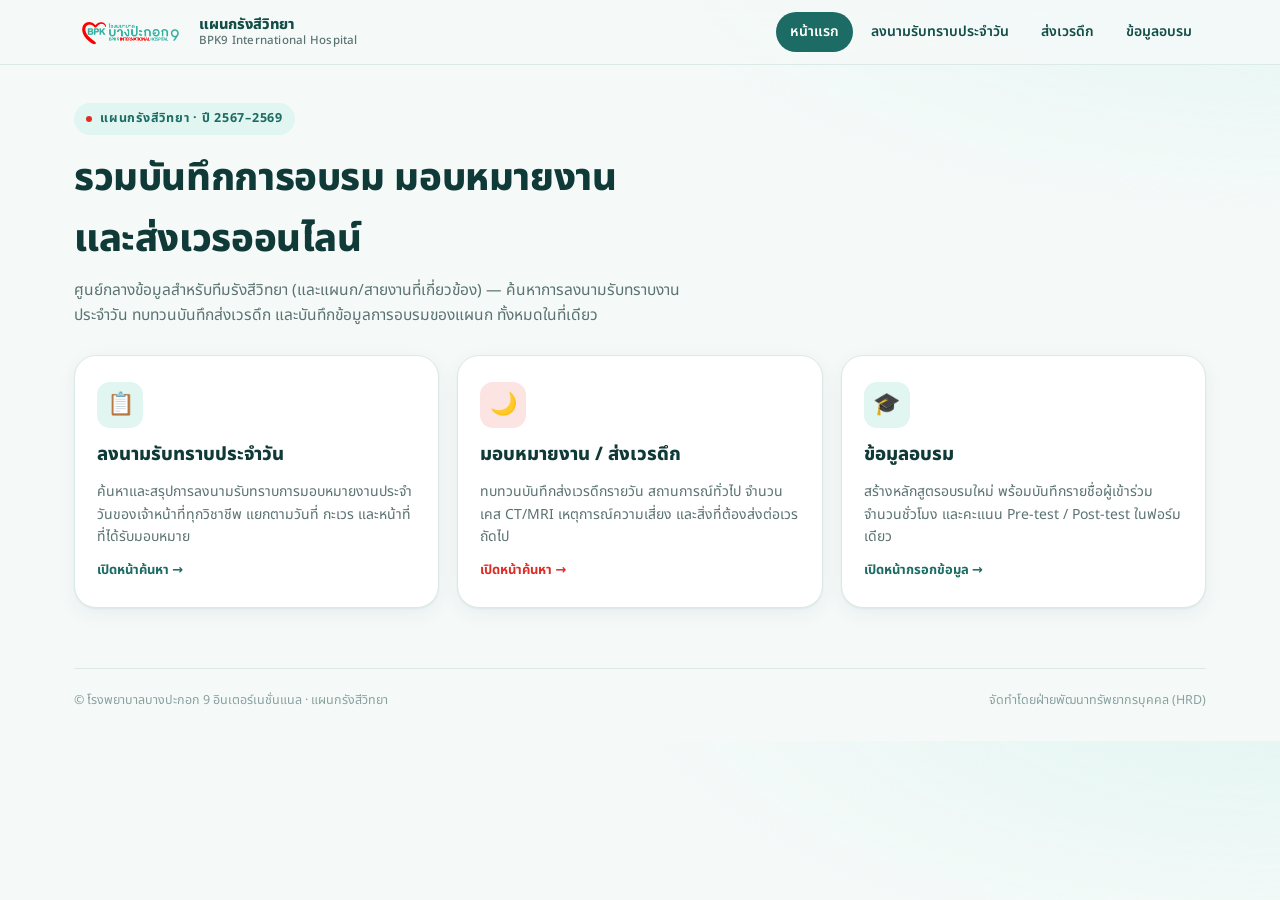
<file: index.html>
<!DOCTYPE html>
<html lang="th">
<head>
<meta charset="UTF-8" />
<meta name="viewport" content="width=device-width, initial-scale=1.0" />
<title>ระบบแผนกรังสีวิทยา | BPK9 International Hospital</title>
<link rel="icon" href="[data-uri]" />
<style>
/* ==========================================================================
   BPK9 Radiology Ops — shared theme
   ========================================================================== */

@import url('https://fonts.googleapis.com/css2?family=Noto+Sans+Thai:wght@300;400;500;600;700;800;900&family=IBM+Plex+Mono:wght@400;500;600&display=swap');

:root{
  --teal-900:#0F3A37;
  --teal-800:#134D48;
  --teal-700:#1C6B64;
  --teal-600:#238880;
  --teal-500:#2CA093;
  --teal-400:#4FB8AC;
  --teal-200:#B6E4DD;
  --teal-100:#E1F5F1;
  --red-600:#DC2E27;
  --red-500:#E9463D;
  --red-100:#FCE4E2;
  --ink:#122624;
  --slate:#5B7370;
  --slate-light:#89A19D;
  --bg:#F5FAF9;
  --card:#FFFFFF;
  --border:#DCEAE7;
  --amber:#B9791D;
  --amber-bg:#FBF0DD;

  /* work-zone colors, lifted straight from the department's own shift-tag system */
  --zone-orange:#E27C34;   /* MRI */
  --zone-yellow:#D2A517;   /* CT / Counter ชั้น1 */
  --zone-blue:#2E8FBF;     /* US ชั้น1 */
  --zone-purple:#8E5DB8;   /* US ชั้น3 */
  --zone-pink:#D8548B;     /* Check up / Counter ชั้น3 */
  --zone-green:#4C9A4A;    /* ช่วยทุก Job */
  --zone-clear:#7C8F8C;    /* Gen / ใส */
  --zone-red:#C9432F;      /* Gen+CT ชั้น1 */

  --radius-s:8px;
  --radius-m:14px;
  --radius-l:22px;
  --shadow-card:0 1px 2px rgba(15,58,55,.06), 0 6px 20px rgba(15,58,55,.06);
  --shadow-pop:0 12px 32px rgba(15,58,55,.16);
}

*{box-sizing:border-box;}
html{scroll-behavior:smooth;}
body{
  margin:0;
  background:
    radial-gradient(1100px 480px at 100% -10%, var(--teal-100) 0%, transparent 60%),
    var(--bg);
  color:var(--ink);
  font-family:'Noto Sans Thai', system-ui, sans-serif;
  font-weight:400;
  line-height:1.6;
  -webkit-font-smoothing:antialiased;
}
.mono{font-family:'IBM Plex Mono', ui-monospace, monospace;}

a{color:inherit;}
img{max-width:100%;display:block;}
button{font-family:inherit;}

/* ---------- Layout shell ---------- */
.shell{max-width:1180px;margin:0 auto;padding:0 24px;}

.topbar{
  position:sticky; top:0; z-index:40;
  background:rgba(245,250,249,.86);
  backdrop-filter:blur(10px) saturate(1.2);
  border-bottom:1px solid var(--border);
}
.topbar-inner{
  display:flex; align-items:center; gap:18px;
  padding:12px 24px;
  max-width:1180px; margin:0 auto;
}
.brand{display:flex;align-items:center;gap:12px;text-decoration:none;flex-shrink:0;}
.brand img{height:34px;width:auto;}
.brand-text{display:flex;flex-direction:column;line-height:1.15;}
.brand-text b{font-size:14.5px;font-weight:800;color:var(--teal-800);}
.brand-text span{font-size:11.5px;color:var(--slate);font-weight:500;letter-spacing:.02em;}

.topnav{display:flex;gap:4px;margin-left:auto;flex-wrap:wrap;}
.topnav a{
  display:flex; align-items:center; gap:6px;
  padding:9px 14px;border-radius:999px;
  font-size:14px;font-weight:600;color:var(--teal-800);
  text-decoration:none; transition:background .15s, color .15s;
  white-space:nowrap;
}
.topnav a:hover{background:var(--teal-100);}
.topnav a.active{background:var(--teal-700);color:#fff;}

/* ---------- Hero / page head ---------- */
.pagehead{padding:38px 0 26px;}
.eyebrow{
  display:inline-flex;align-items:center;gap:8px;
  font-size:12.5px;font-weight:700;letter-spacing:.06em;
  color:var(--teal-700);background:var(--teal-100);
  padding:6px 12px;border-radius:999px;margin-bottom:14px;
}
.eyebrow .dot{width:6px;height:6px;border-radius:50%;background:var(--red-600);}
h1.page-title{
  font-size:clamp(26px,3.4vw,38px);
  font-weight:800; letter-spacing:-.01em; margin:0 0 8px;color:var(--teal-900);
}
.page-sub{color:var(--slate);font-size:15.5px;max-width:640px;margin:0;}

/* ---------- Cards ---------- */
.card{
  background:var(--card);
  border:1px solid var(--border);
  border-radius:var(--radius-l);
  box-shadow:var(--shadow-card);
}
.card-pad{padding:22px;}

/* Home nav cards */
.grid-3{display:grid;grid-template-columns:repeat(3,1fr);gap:18px;}
@media (max-width:900px){.grid-3{grid-template-columns:1fr;}}
.navcard{
  position:relative;overflow:hidden;
  padding:26px 22px;border-radius:var(--radius-l);
  background:var(--card);border:1px solid var(--border);
  text-decoration:none;color:var(--ink);
  box-shadow:var(--shadow-card);
  transition:transform .18s ease, box-shadow .18s ease, border-color .18s ease;
  display:flex;flex-direction:column;gap:12px;min-height:210px;
}
.navcard:hover{transform:translateY(-4px);box-shadow:var(--shadow-pop);border-color:var(--teal-400);}
.navcard .nc-icon{
  width:46px;height:46px;border-radius:13px;
  display:flex;align-items:center;justify-content:center;
  background:var(--teal-100);color:var(--teal-700);
  font-size:22px;
}
.navcard h3{margin:0;font-size:18.5px;font-weight:800;color:var(--teal-900);}
.navcard p{margin:0;color:var(--slate);font-size:14px;flex:1;}
.navcard .nc-go{
  font-size:13px;font-weight:700;color:var(--teal-700);
  display:flex;align-items:center;gap:6px;
}
.navcard.red .nc-icon{background:var(--red-100);color:var(--red-600);}
.navcard.red .nc-go{color:var(--red-600);}

/* ---------- KPI stat row ---------- */
.kpis{display:grid;grid-template-columns:repeat(4,1fr);gap:14px;margin:22px 0;}
@media (max-width:820px){.kpis{grid-template-columns:repeat(2,1fr);}}
.kpi{
  background:var(--card);border:1px solid var(--border);border-radius:var(--radius-m);
  padding:16px 18px;
}
.kpi .k-label{font-size:12.5px;color:var(--slate);font-weight:600;margin-bottom:6px;}
.kpi .k-value{font-size:26px;font-weight:800;color:var(--teal-800);font-family:'IBM Plex Mono',monospace;}
.kpi .k-value small{font-size:13px;font-weight:600;color:var(--slate-light);margin-left:4px;}

/* ---------- Toolbar / filters ---------- */
.toolbar{
  display:flex;flex-wrap:wrap;gap:10px;align-items:center;
  margin:18px 0;
}
.field{display:flex;flex-direction:column;gap:5px;}
.field label{font-size:12px;font-weight:700;color:var(--teal-700);}
input[type=text],input[type=date],input[type=number],input[type=time],select,textarea{
  font-family:inherit;font-size:14px;color:var(--ink);
  border:1px solid var(--border);background:#fff;
  border-radius:var(--radius-s);padding:9px 12px;
  outline:none; transition:border-color .15s, box-shadow .15s;
}
input:focus,select:focus,textarea:focus{
  border-color:var(--teal-500);box-shadow:0 0 0 3px var(--teal-100);
}
.btn{
  display:inline-flex;align-items:center;gap:8px;justify-content:center;
  padding:10px 18px;border-radius:999px;border:none;cursor:pointer;
  font-size:14.5px;font-weight:700;text-decoration:none;
  transition:transform .12s ease, box-shadow .12s ease, background .15s;
}
.btn:active{transform:scale(.97);}
.btn-primary{background:var(--teal-700);color:#fff;box-shadow:0 6px 16px rgba(28,107,100,.28);}
.btn-primary:hover{background:var(--teal-800);}
.btn-ghost{background:var(--teal-100);color:var(--teal-800);}
.btn-ghost:hover{background:var(--teal-200);}
.btn-outline{background:#fff;color:var(--teal-700);border:1px solid var(--border);}
.btn-outline:hover{border-color:var(--teal-400);}
.btn-danger{background:var(--red-600);color:#fff;}
.btn-sm{padding:7px 12px;font-size:13px;border-radius:8px;}
.btn:disabled{opacity:.5;cursor:not-allowed;}

/* ---------- Badges / tags ---------- */
.badge{
  display:inline-flex;align-items:center;gap:5px;
  font-size:12px;font-weight:700;padding:4px 10px;border-radius:999px;
  white-space:nowrap;
}
.badge-teal{background:var(--teal-100);color:var(--teal-800);}
.badge-red{background:var(--red-100);color:var(--red-600);}
.badge-amber{background:var(--amber-bg);color:var(--amber);}
.badge-gray{background:#EEF3F2;color:var(--slate);}
.badge-outline{background:#fff;border:1px solid var(--border);color:var(--slate);}

.zone-tag{
  display:inline-flex;align-items:center;gap:6px;
  font-size:12px;font-weight:700;padding:4px 10px;border-radius:999px;color:#fff;
}
.zone-tag .dot{width:7px;height:7px;border-radius:50%;background:rgba(255,255,255,.85);}

/* ---------- Table ---------- */
.table-wrap{overflow-x:auto;border:1px solid var(--border);border-radius:var(--radius-m);background:#fff;}
table{width:100%;border-collapse:collapse;font-size:13.5px;min-width:640px;}
thead th{
  text-align:left;background:var(--teal-900);color:#fff;
  font-size:12px;font-weight:700;letter-spacing:.02em;
  padding:11px 14px;position:sticky;top:0;
}
tbody td{padding:11px 14px;border-top:1px solid var(--border);vertical-align:top;}
tbody tr:hover{background:var(--teal-100)/.4;background:#F3FBFA;}
tbody tr:nth-child(even){background:#FAFDFC;}
tbody tr:nth-child(even):hover{background:#F3FBFA;}

/* ---------- Day cards (handover) ---------- */
.day-list{display:flex;flex-direction:column;gap:14px;margin-top:18px;}
.day-card{
  background:#fff;border:1px solid var(--border);border-radius:var(--radius-m);
  padding:18px 20px;box-shadow:var(--shadow-card);
}
.day-head{display:flex;flex-wrap:wrap;gap:10px;align-items:center;margin-bottom:12px;}
.day-date{font-weight:800;color:var(--teal-900);font-size:16px;}
.day-grid{display:grid;grid-template-columns:repeat(auto-fit,minmax(190px,1fr));gap:14px 20px;}
.dg-item .dg-label{font-size:11.5px;font-weight:700;color:var(--slate);text-transform:uppercase;letter-spacing:.03em;margin-bottom:4px;}
.dg-item .dg-value{font-size:14px;color:var(--ink);}
.day-note{
  margin-top:12px;padding:12px 14px;background:var(--teal-100);border-radius:10px;
  font-size:13.5px;color:var(--teal-900);white-space:pre-wrap;line-height:1.55;
}
.day-risk{
  margin-top:12px;padding:12px 14px;background:var(--red-100);border-radius:10px;
  font-size:13.5px;color:#7A1B15;white-space:pre-wrap;line-height:1.55;
}

/* ---------- Forms (training page) ---------- */
.form-grid{display:grid;grid-template-columns:repeat(2,1fr);gap:14px;}
@media (max-width:720px){.form-grid{grid-template-columns:1fr;}}
.form-grid .field.span2{grid-column:1/-1;}

.attendee-row{
  display:grid;
  grid-template-columns:1.4fr 1fr .8fr 1fr .6fr .6fr .6fr auto;
  gap:8px;align-items:end;
  padding:12px;border:1px dashed var(--border);border-radius:10px;margin-bottom:10px;background:#FBFEFD;
}
@media (max-width:980px){.attendee-row{grid-template-columns:1fr 1fr;}}
.attendee-row .field label{font-size:11px;}
.row-remove{
  width:34px;height:34px;border-radius:9px;border:1px solid var(--border);
  background:#fff;color:var(--red-600);cursor:pointer;font-size:16px;line-height:1;
}
.row-remove:hover{background:var(--red-100);border-color:var(--red-500);}

.section-title{
  display:flex;align-items:center;gap:10px;
  font-size:16px;font-weight:800;color:var(--teal-900);margin:26px 0 12px;
}
.section-title .num{
  width:26px;height:26px;border-radius:50%;background:var(--teal-700);color:#fff;
  display:flex;align-items:center;justify-content:center;font-size:13px;font-family:'IBM Plex Mono',monospace;
}

.hint{font-size:12.5px;color:var(--slate-light);}

/* ---------- States ---------- */
.state-msg{
  display:flex;flex-direction:column;align-items:center;justify-content:center;
  gap:10px;padding:50px 20px;color:var(--slate);text-align:center;
}
.state-msg .s-icon{font-size:30px;}
.spinner{
  width:22px;height:22px;border-radius:50%;
  border:3px solid var(--teal-200);border-top-color:var(--teal-600);
  animation:spin 0.8s linear infinite;
}
@keyframes spin{to{transform:rotate(360deg);}}

.toast{
  position:fixed;bottom:24px;left:50%;transform:translateX(-50%) translateY(20px);
  background:var(--teal-900);color:#fff;padding:14px 22px;border-radius:12px;
  font-size:14px;font-weight:600;box-shadow:var(--shadow-pop);
  opacity:0;pointer-events:none;transition:opacity .25s, transform .25s;
  z-index:100;display:flex;align-items:center;gap:10px;max-width:90vw;
}
.toast.show{opacity:1;transform:translateX(-50%) translateY(0);}
.toast.error{background:var(--red-600);}

footer{
  margin:60px 0 30px;padding-top:22px;border-top:1px solid var(--border);
  color:var(--slate-light);font-size:12.5px;display:flex;justify-content:space-between;flex-wrap:wrap;gap:8px;
}

/* Utility */
.flex{display:flex;}
.gap-8{gap:8px;}.gap-12{gap:12px;}
.mt-0{margin-top:0;}
.text-sm{font-size:13px;}
.muted{color:var(--slate);}
.right{margin-left:auto;}
.hidden{display:none !important;}

</style>
</head>
<body>

<header class="topbar"><div id="app-header"></div></header>

<main class="shell">
  <section class="pagehead">
    <div class="eyebrow"><span class="dot"></span>แผนกรังสีวิทยา · ปี 2567–2569</div>
    <h1 class="page-title">รวมบันทึกการอบรม มอบหมายงาน<br class="br-desktop"/> และส่งเวรออนไลน์</h1>
    <p class="page-sub">ศูนย์กลางข้อมูลสำหรับทีมรังสีวิทยา (และแผนก/สายงานที่เกี่ยวข้อง) — ค้นหาการลงนามรับทราบงานประจำวัน ทบทวนบันทึกส่งเวรดึก และบันทึกข้อมูลการอบรมของแผนก ทั้งหมดในที่เดียว</p>
  </section>

  <section class="grid-3">
    <a class="navcard" href="daily-signoff.html">
      <div class="nc-icon">📋</div>
      <h3>ลงนามรับทราบประจำวัน</h3>
      <p>ค้นหาและสรุปการลงนามรับทราบการมอบหมายงานประจำวันของเจ้าหน้าที่ทุกวิชาชีพ แยกตามวันที่ กะเวร และหน้าที่ที่ได้รับมอบหมาย</p>
      <span class="nc-go">เปิดหน้าค้นหา →</span>
    </a>
    <a class="navcard red" href="night-shift.html">
      <div class="nc-icon">🌙</div>
      <h3>มอบหมายงาน / ส่งเวรดึก</h3>
      <p>ทบทวนบันทึกส่งเวรดึกรายวัน สถานการณ์ทั่วไป จำนวนเคส CT/MRI เหตุการณ์ความเสี่ยง และสิ่งที่ต้องส่งต่อเวรถัดไป</p>
      <span class="nc-go">เปิดหน้าค้นหา →</span>
    </a>
    <a class="navcard" href="training.html">
      <div class="nc-icon">🎓</div>
      <h3>ข้อมูลอบรม</h3>
      <p>สร้างหลักสูตรอบรมใหม่ พร้อมบันทึกรายชื่อผู้เข้าร่วม จำนวนชั่วโมง และคะแนน Pre-test / Post-test ในฟอร์มเดียว</p>
      <span class="nc-go">เปิดหน้ากรอกข้อมูล →</span>
    </a>
  </section>

  <footer id="app-footer"></footer>
</main>

<script>
/* ==========================================================================
   BPK9 Radiology Ops — shared utilities
   ========================================================================== */

// ⚠️ ตั้งค่าตรงนี้ให้ตรงกับไฟล์ Google Sheet จริงของแผนก
const SHEET_ID = "18AzF55gPVcpmbPdEjKGGENAHZ1srb1Htq2DKsGyxVLk";

// ชื่อแท็บ (Tab) ต้องตรงกับ Google Sheet เป๊ะๆ (รวมช่องว่าง/จุด) — แก้ตรงนี้ถ้าไม่ตรง
const SHEETS = {
  dailySignoff: "ลงนามรับทราบประจำวัน เริ่ม 1 ก.ค.69",
  nightShift: "ส่งเวรดึก",
  training: "ข้อมูลอบรม",
};

// ตั้งค่า URL ของ Apps Script Web App หลัง deploy แล้ว (ดูขั้นตอนใน apps-script/Code.gs)
const APPS_SCRIPT_URL = "https://script.google.com/macros/s/PASTE_YOUR_DEPLOYMENT_ID_HERE/exec";

/* ---------- gviz fetch (อ่านข้อมูลจาก Google Sheet ผ่าน docs.google.com — ไม่โดนบล็อกโดย wifi รพ.) ---------- */
async function fetchGvizSheet(sheetName) {
  const url = `https://docs.google.com/spreadsheets/d/${SHEET_ID}/gviz/tq?tqx=out:json&sheet=${encodeURIComponent(sheetName)}`;
  const res = await fetch(url, { cache: "no-store" });
  if (!res.ok) throw new Error(`โหลดชีต "${sheetName}" ไม่สำเร็จ (HTTP ${res.status})`);
  const text = await res.text();
  const match = text.match(/google\.visualization\.Query\.setResponse\(([\s\S]*)\);?\s*$/);
  if (!match) throw new Error(`ไม่พบชีตชื่อ "${sheetName}" ในไฟล์ กรุณาตรวจสอบชื่อแท็บให้ตรงกับ Google Sheet`);
  const data = JSON.parse(match[1]);
  if (data.status === "error") {
    const msg = (data.errors && data.errors[0] && data.errors[0].detailed_message) || "เกิดข้อผิดพลาดในการอ่านข้อมูล";
    throw new Error(msg);
  }
  const cols = data.table.cols.map((c, i) => (c.label || c.id || `col${i}`).trim());
  const rows = (data.table.rows || []).map((r) =>
    r.c.map((cell) => {
      if (!cell) return "";
      if (cell.f !== undefined && cell.f !== null) return cell.f; // formatted string (dates etc.)
      return cell.v === null || cell.v === undefined ? "" : cell.v;
    })
  );
  return { cols, rows };
}

// แปลง array-of-arrays ให้เป็น array of object {colName: value}
function rowsToObjects(cols, rows) {
  return rows.map((r) => {
    const obj = {};
    cols.forEach((c, i) => (obj[c] = r[i] !== undefined ? r[i] : ""));
    return obj;
  });
}

/* ---------- date helpers ---------- */
const THAI_MONTHS = ["ม.ค.", "ก.พ.", "มี.ค.", "เม.ย.", "พ.ค.", "มิ.ย.", "ก.ค.", "ส.ค.", "ก.ย.", "ต.ค.", "พ.ย.", "ธ.ค."];
const THAI_MONTHS_FULL = ["มกราคม","กุมภาพันธ์","มีนาคม","เมษายน","พฤษภาคม","มิถุนายน","กรกฎาคม","สิงหาคม","กันยายน","ตุลาคม","พฤศจิกายน","ธันวาคม"];

// gviz มักส่งวันที่แบบ "Date(2026,6,16,7,4,28)" มาใน cell.v ถ้าไม่มี .f — เผื่อไว้
function parseGvizDate(value) {
  if (value instanceof Date) return value;
  if (typeof value === "string") {
    const m = value.match(/^Date\((\d+),(\d+),(\d+)(?:,(\d+),(\d+),(\d+))?\)$/);
    if (m) {
      return new Date(+m[1], +m[2], +m[3], +(m[4] || 0), +(m[5] || 0), +(m[6] || 0));
    }
    const d = new Date(value);
    if (!isNaN(d)) return d;
  }
  return null;
}

function toBEDate(d) {
  if (!d) return "-";
  return `${d.getDate()} ${THAI_MONTHS[d.getMonth()]} ${d.getFullYear() + 543}`;
}
function toBEDateFull(d) {
  if (!d) return "-";
  return `${d.getDate()} ${THAI_MONTHS_FULL[d.getMonth()]} ${d.getFullYear() + 543}`;
}
function toISODate(d) {
  if (!d) return "";
  const y = d.getFullYear(), m = String(d.getMonth() + 1).padStart(2, "0"), day = String(d.getDate()).padStart(2, "0");
  return `${y}-${m}-${day}`;
}
function toTimeHM(d) {
  if (!d) return "";
  return `${String(d.getHours()).padStart(2,"0")}:${String(d.getMinutes()).padStart(2,"0")}`;
}

/* ---------- zone tag coloring (สีเวรตามระบบของแผนกเอง) ---------- */
const ZONE_MAP = [
  { key: "ส้ม", color: "var(--zone-orange)" },
  { key: "เหลือง", color: "var(--zone-yellow)" },
  { key: "ฟ้า", color: "var(--zone-blue)" },
  { key: "ม่วง", color: "var(--zone-purple)" },
  { key: "ชมพู", color: "var(--zone-pink)" },
  { key: "เขียว", color: "var(--zone-green)" },
  { key: "แดง", color: "var(--zone-red)" },
  { key: "ใส", color: "var(--zone-clear)" },
];
function zoneTagsHTML(text) {
  if (!text) return "";
  const found = ZONE_MAP.filter((z) => text.includes(z.key));
  if (!found.length) {
    return `<span class="zone-tag" style="background:var(--slate-light)"><span class="dot"></span>${escapeHTML(text)}</span>`;
  }
  return found
    .map((z) => `<span class="zone-tag" style="background:${z.color}"><span class="dot"></span>${escapeHTML(text)}</span>`)
    .join(" ");
}

function escapeHTML(s) {
  return String(s ?? "").replace(/[&<>"']/g, (c) => ({ "&": "&amp;", "<": "&lt;", ">": "&gt;", '"': "&quot;", "'": "&#39;" }[c]));
}

/* ---------- toast ---------- */
let toastTimer;
function showToast(msg, type = "ok") {
  let el = document.getElementById("app-toast");
  if (!el) {
    el = document.createElement("div");
    el.id = "app-toast";
    el.className = "toast";
    document.body.appendChild(el);
  }
  el.textContent = msg;
  el.className = "toast show" + (type === "error" ? " error" : "");
  clearTimeout(toastTimer);
  toastTimer = setTimeout(() => el.classList.remove("show"), 3200);
}

/* ---------- shared header / footer ---------- */
function renderChrome() {
  const path = location.pathname.split("/").pop() || "index.html";
  const nav = [
    { href: "index.html", label: "หน้าแรก" },
    { href: "daily-signoff.html", label: "ลงนามรับทราบประจำวัน" },
    { href: "night-shift.html", label: "ส่งเวรดึก" },
    { href: "training.html", label: "ข้อมูลอบรม" },
  ];
  const header = document.getElementById("app-header");
  if (header) {
    header.innerHTML = `
      <div class="topbar-inner">
        <a class="brand" href="index.html">
          <img src="[data-uri]" alt="BPK9 International Hospital" />
          <span class="brand-text"><b>แผนกรังสีวิทยา</b><span>BPK9 International Hospital</span></span>
        </a>
        <nav class="topnav">
          ${nav.map(n => `<a href="${n.href}"${n.href === path ? ' class="active"' : ''}>${n.label}</a>`).join("")}
        </nav>
      </div>`;
  }
  const footer = document.getElementById("app-footer");
  if (footer) {
    footer.innerHTML = `
      <span>© โรงพยาบาลบางปะกอก 9 อินเตอร์เนชั่นแนล · แผนกรังสีวิทยา</span>
      <span>จัดทำโดยฝ่ายพัฒนาทรัพยากรบุคคล (HRD)</span>`;
  }
}
document.addEventListener("DOMContentLoaded", renderChrome);

</script>
</body>
</html>
</file>
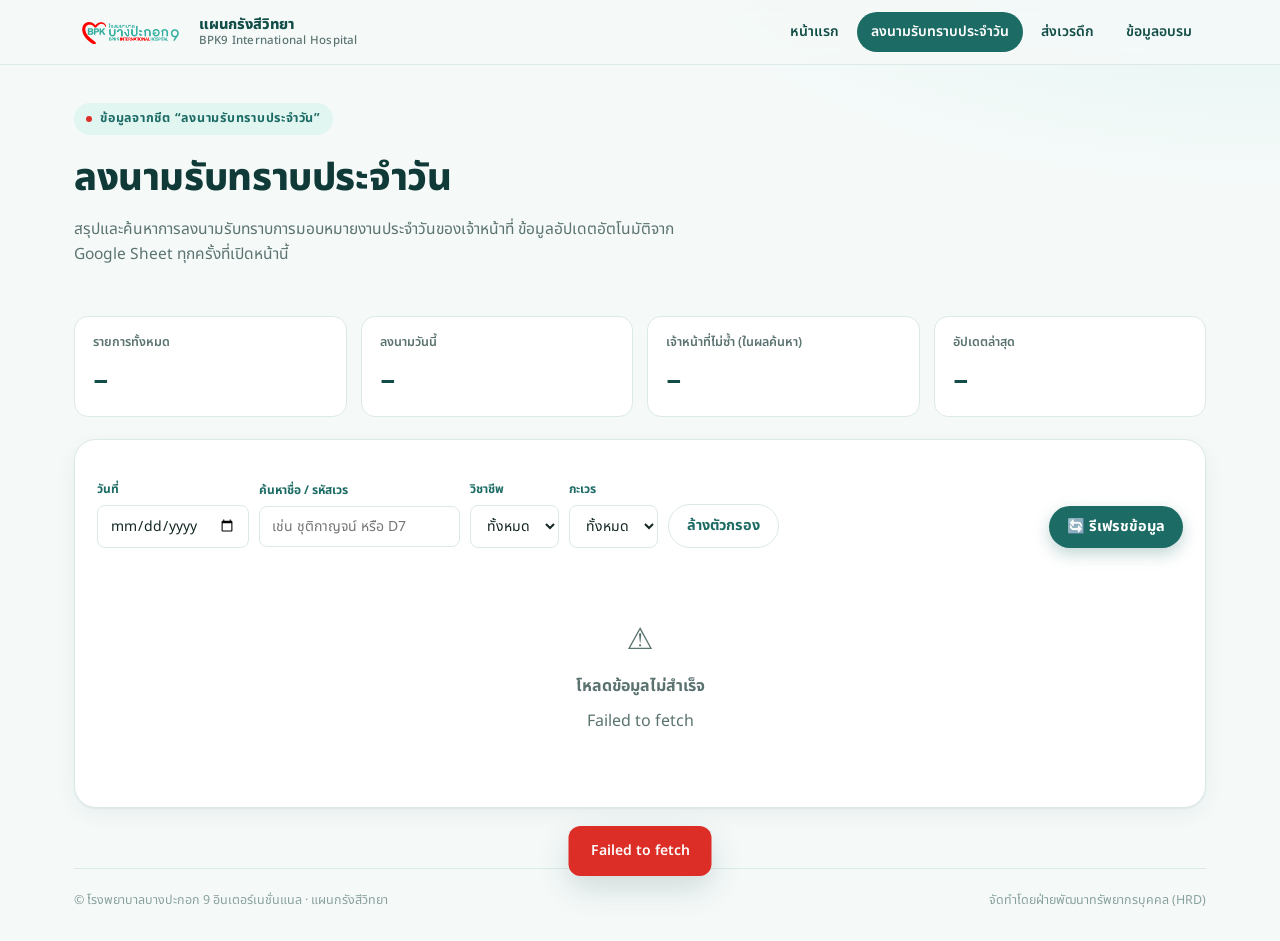
<file: daily-signoff.html>
<!DOCTYPE html>
<html lang="th">
<head>
<meta charset="UTF-8" />
<meta name="viewport" content="width=device-width, initial-scale=1.0" />
<title>ลงนามรับทราบประจำวัน | แผนกรังสีวิทยา BPK9</title>
<link rel="icon" href="[data-uri]" />
<style>
/* ==========================================================================
   BPK9 Radiology Ops — shared theme
   ========================================================================== */

@import url('https://fonts.googleapis.com/css2?family=Noto+Sans+Thai:wght@300;400;500;600;700;800;900&family=IBM+Plex+Mono:wght@400;500;600&display=swap');

:root{
  --teal-900:#0F3A37;
  --teal-800:#134D48;
  --teal-700:#1C6B64;
  --teal-600:#238880;
  --teal-500:#2CA093;
  --teal-400:#4FB8AC;
  --teal-200:#B6E4DD;
  --teal-100:#E1F5F1;
  --red-600:#DC2E27;
  --red-500:#E9463D;
  --red-100:#FCE4E2;
  --ink:#122624;
  --slate:#5B7370;
  --slate-light:#89A19D;
  --bg:#F5FAF9;
  --card:#FFFFFF;
  --border:#DCEAE7;
  --amber:#B9791D;
  --amber-bg:#FBF0DD;

  /* work-zone colors, lifted straight from the department's own shift-tag system */
  --zone-orange:#E27C34;   /* MRI */
  --zone-yellow:#D2A517;   /* CT / Counter ชั้น1 */
  --zone-blue:#2E8FBF;     /* US ชั้น1 */
  --zone-purple:#8E5DB8;   /* US ชั้น3 */
  --zone-pink:#D8548B;     /* Check up / Counter ชั้น3 */
  --zone-green:#4C9A4A;    /* ช่วยทุก Job */
  --zone-clear:#7C8F8C;    /* Gen / ใส */
  --zone-red:#C9432F;      /* Gen+CT ชั้น1 */

  --radius-s:8px;
  --radius-m:14px;
  --radius-l:22px;
  --shadow-card:0 1px 2px rgba(15,58,55,.06), 0 6px 20px rgba(15,58,55,.06);
  --shadow-pop:0 12px 32px rgba(15,58,55,.16);
}

*{box-sizing:border-box;}
html{scroll-behavior:smooth;}
body{
  margin:0;
  background:
    radial-gradient(1100px 480px at 100% -10%, var(--teal-100) 0%, transparent 60%),
    var(--bg);
  color:var(--ink);
  font-family:'Noto Sans Thai', system-ui, sans-serif;
  font-weight:400;
  line-height:1.6;
  -webkit-font-smoothing:antialiased;
}
.mono{font-family:'IBM Plex Mono', ui-monospace, monospace;}

a{color:inherit;}
img{max-width:100%;display:block;}
button{font-family:inherit;}

/* ---------- Layout shell ---------- */
.shell{max-width:1180px;margin:0 auto;padding:0 24px;}

.topbar{
  position:sticky; top:0; z-index:40;
  background:rgba(245,250,249,.86);
  backdrop-filter:blur(10px) saturate(1.2);
  border-bottom:1px solid var(--border);
}
.topbar-inner{
  display:flex; align-items:center; gap:18px;
  padding:12px 24px;
  max-width:1180px; margin:0 auto;
}
.brand{display:flex;align-items:center;gap:12px;text-decoration:none;flex-shrink:0;}
.brand img{height:34px;width:auto;}
.brand-text{display:flex;flex-direction:column;line-height:1.15;}
.brand-text b{font-size:14.5px;font-weight:800;color:var(--teal-800);}
.brand-text span{font-size:11.5px;color:var(--slate);font-weight:500;letter-spacing:.02em;}

.topnav{display:flex;gap:4px;margin-left:auto;flex-wrap:wrap;}
.topnav a{
  display:flex; align-items:center; gap:6px;
  padding:9px 14px;border-radius:999px;
  font-size:14px;font-weight:600;color:var(--teal-800);
  text-decoration:none; transition:background .15s, color .15s;
  white-space:nowrap;
}
.topnav a:hover{background:var(--teal-100);}
.topnav a.active{background:var(--teal-700);color:#fff;}

/* ---------- Hero / page head ---------- */
.pagehead{padding:38px 0 26px;}
.eyebrow{
  display:inline-flex;align-items:center;gap:8px;
  font-size:12.5px;font-weight:700;letter-spacing:.06em;
  color:var(--teal-700);background:var(--teal-100);
  padding:6px 12px;border-radius:999px;margin-bottom:14px;
}
.eyebrow .dot{width:6px;height:6px;border-radius:50%;background:var(--red-600);}
h1.page-title{
  font-size:clamp(26px,3.4vw,38px);
  font-weight:800; letter-spacing:-.01em; margin:0 0 8px;color:var(--teal-900);
}
.page-sub{color:var(--slate);font-size:15.5px;max-width:640px;margin:0;}

/* ---------- Cards ---------- */
.card{
  background:var(--card);
  border:1px solid var(--border);
  border-radius:var(--radius-l);
  box-shadow:var(--shadow-card);
}
.card-pad{padding:22px;}

/* Home nav cards */
.grid-3{display:grid;grid-template-columns:repeat(3,1fr);gap:18px;}
@media (max-width:900px){.grid-3{grid-template-columns:1fr;}}
.navcard{
  position:relative;overflow:hidden;
  padding:26px 22px;border-radius:var(--radius-l);
  background:var(--card);border:1px solid var(--border);
  text-decoration:none;color:var(--ink);
  box-shadow:var(--shadow-card);
  transition:transform .18s ease, box-shadow .18s ease, border-color .18s ease;
  display:flex;flex-direction:column;gap:12px;min-height:210px;
}
.navcard:hover{transform:translateY(-4px);box-shadow:var(--shadow-pop);border-color:var(--teal-400);}
.navcard .nc-icon{
  width:46px;height:46px;border-radius:13px;
  display:flex;align-items:center;justify-content:center;
  background:var(--teal-100);color:var(--teal-700);
  font-size:22px;
}
.navcard h3{margin:0;font-size:18.5px;font-weight:800;color:var(--teal-900);}
.navcard p{margin:0;color:var(--slate);font-size:14px;flex:1;}
.navcard .nc-go{
  font-size:13px;font-weight:700;color:var(--teal-700);
  display:flex;align-items:center;gap:6px;
}
.navcard.red .nc-icon{background:var(--red-100);color:var(--red-600);}
.navcard.red .nc-go{color:var(--red-600);}

/* ---------- KPI stat row ---------- */
.kpis{display:grid;grid-template-columns:repeat(4,1fr);gap:14px;margin:22px 0;}
@media (max-width:820px){.kpis{grid-template-columns:repeat(2,1fr);}}
.kpi{
  background:var(--card);border:1px solid var(--border);border-radius:var(--radius-m);
  padding:16px 18px;
}
.kpi .k-label{font-size:12.5px;color:var(--slate);font-weight:600;margin-bottom:6px;}
.kpi .k-value{font-size:26px;font-weight:800;color:var(--teal-800);font-family:'IBM Plex Mono',monospace;}
.kpi .k-value small{font-size:13px;font-weight:600;color:var(--slate-light);margin-left:4px;}

/* ---------- Toolbar / filters ---------- */
.toolbar{
  display:flex;flex-wrap:wrap;gap:10px;align-items:center;
  margin:18px 0;
}
.field{display:flex;flex-direction:column;gap:5px;}
.field label{font-size:12px;font-weight:700;color:var(--teal-700);}
input[type=text],input[type=date],input[type=number],input[type=time],select,textarea{
  font-family:inherit;font-size:14px;color:var(--ink);
  border:1px solid var(--border);background:#fff;
  border-radius:var(--radius-s);padding:9px 12px;
  outline:none; transition:border-color .15s, box-shadow .15s;
}
input:focus,select:focus,textarea:focus{
  border-color:var(--teal-500);box-shadow:0 0 0 3px var(--teal-100);
}
.btn{
  display:inline-flex;align-items:center;gap:8px;justify-content:center;
  padding:10px 18px;border-radius:999px;border:none;cursor:pointer;
  font-size:14.5px;font-weight:700;text-decoration:none;
  transition:transform .12s ease, box-shadow .12s ease, background .15s;
}
.btn:active{transform:scale(.97);}
.btn-primary{background:var(--teal-700);color:#fff;box-shadow:0 6px 16px rgba(28,107,100,.28);}
.btn-primary:hover{background:var(--teal-800);}
.btn-ghost{background:var(--teal-100);color:var(--teal-800);}
.btn-ghost:hover{background:var(--teal-200);}
.btn-outline{background:#fff;color:var(--teal-700);border:1px solid var(--border);}
.btn-outline:hover{border-color:var(--teal-400);}
.btn-danger{background:var(--red-600);color:#fff;}
.btn-sm{padding:7px 12px;font-size:13px;border-radius:8px;}
.btn:disabled{opacity:.5;cursor:not-allowed;}

/* ---------- Badges / tags ---------- */
.badge{
  display:inline-flex;align-items:center;gap:5px;
  font-size:12px;font-weight:700;padding:4px 10px;border-radius:999px;
  white-space:nowrap;
}
.badge-teal{background:var(--teal-100);color:var(--teal-800);}
.badge-red{background:var(--red-100);color:var(--red-600);}
.badge-amber{background:var(--amber-bg);color:var(--amber);}
.badge-gray{background:#EEF3F2;color:var(--slate);}
.badge-outline{background:#fff;border:1px solid var(--border);color:var(--slate);}

.zone-tag{
  display:inline-flex;align-items:center;gap:6px;
  font-size:12px;font-weight:700;padding:4px 10px;border-radius:999px;color:#fff;
}
.zone-tag .dot{width:7px;height:7px;border-radius:50%;background:rgba(255,255,255,.85);}

/* ---------- Table ---------- */
.table-wrap{overflow-x:auto;border:1px solid var(--border);border-radius:var(--radius-m);background:#fff;}
table{width:100%;border-collapse:collapse;font-size:13.5px;min-width:640px;}
thead th{
  text-align:left;background:var(--teal-900);color:#fff;
  font-size:12px;font-weight:700;letter-spacing:.02em;
  padding:11px 14px;position:sticky;top:0;
}
tbody td{padding:11px 14px;border-top:1px solid var(--border);vertical-align:top;}
tbody tr:hover{background:var(--teal-100)/.4;background:#F3FBFA;}
tbody tr:nth-child(even){background:#FAFDFC;}
tbody tr:nth-child(even):hover{background:#F3FBFA;}

/* ---------- Day cards (handover) ---------- */
.day-list{display:flex;flex-direction:column;gap:14px;margin-top:18px;}
.day-card{
  background:#fff;border:1px solid var(--border);border-radius:var(--radius-m);
  padding:18px 20px;box-shadow:var(--shadow-card);
}
.day-head{display:flex;flex-wrap:wrap;gap:10px;align-items:center;margin-bottom:12px;}
.day-date{font-weight:800;color:var(--teal-900);font-size:16px;}
.day-grid{display:grid;grid-template-columns:repeat(auto-fit,minmax(190px,1fr));gap:14px 20px;}
.dg-item .dg-label{font-size:11.5px;font-weight:700;color:var(--slate);text-transform:uppercase;letter-spacing:.03em;margin-bottom:4px;}
.dg-item .dg-value{font-size:14px;color:var(--ink);}
.day-note{
  margin-top:12px;padding:12px 14px;background:var(--teal-100);border-radius:10px;
  font-size:13.5px;color:var(--teal-900);white-space:pre-wrap;line-height:1.55;
}
.day-risk{
  margin-top:12px;padding:12px 14px;background:var(--red-100);border-radius:10px;
  font-size:13.5px;color:#7A1B15;white-space:pre-wrap;line-height:1.55;
}

/* ---------- Forms (training page) ---------- */
.form-grid{display:grid;grid-template-columns:repeat(2,1fr);gap:14px;}
@media (max-width:720px){.form-grid{grid-template-columns:1fr;}}
.form-grid .field.span2{grid-column:1/-1;}

.attendee-row{
  display:grid;
  grid-template-columns:1.4fr 1fr .8fr 1fr .6fr .6fr .6fr auto;
  gap:8px;align-items:end;
  padding:12px;border:1px dashed var(--border);border-radius:10px;margin-bottom:10px;background:#FBFEFD;
}
@media (max-width:980px){.attendee-row{grid-template-columns:1fr 1fr;}}
.attendee-row .field label{font-size:11px;}
.row-remove{
  width:34px;height:34px;border-radius:9px;border:1px solid var(--border);
  background:#fff;color:var(--red-600);cursor:pointer;font-size:16px;line-height:1;
}
.row-remove:hover{background:var(--red-100);border-color:var(--red-500);}

.section-title{
  display:flex;align-items:center;gap:10px;
  font-size:16px;font-weight:800;color:var(--teal-900);margin:26px 0 12px;
}
.section-title .num{
  width:26px;height:26px;border-radius:50%;background:var(--teal-700);color:#fff;
  display:flex;align-items:center;justify-content:center;font-size:13px;font-family:'IBM Plex Mono',monospace;
}

.hint{font-size:12.5px;color:var(--slate-light);}

/* ---------- States ---------- */
.state-msg{
  display:flex;flex-direction:column;align-items:center;justify-content:center;
  gap:10px;padding:50px 20px;color:var(--slate);text-align:center;
}
.state-msg .s-icon{font-size:30px;}
.spinner{
  width:22px;height:22px;border-radius:50%;
  border:3px solid var(--teal-200);border-top-color:var(--teal-600);
  animation:spin 0.8s linear infinite;
}
@keyframes spin{to{transform:rotate(360deg);}}

.toast{
  position:fixed;bottom:24px;left:50%;transform:translateX(-50%) translateY(20px);
  background:var(--teal-900);color:#fff;padding:14px 22px;border-radius:12px;
  font-size:14px;font-weight:600;box-shadow:var(--shadow-pop);
  opacity:0;pointer-events:none;transition:opacity .25s, transform .25s;
  z-index:100;display:flex;align-items:center;gap:10px;max-width:90vw;
}
.toast.show{opacity:1;transform:translateX(-50%) translateY(0);}
.toast.error{background:var(--red-600);}

footer{
  margin:60px 0 30px;padding-top:22px;border-top:1px solid var(--border);
  color:var(--slate-light);font-size:12.5px;display:flex;justify-content:space-between;flex-wrap:wrap;gap:8px;
}

/* Utility */
.flex{display:flex;}
.gap-8{gap:8px;}.gap-12{gap:12px;}
.mt-0{margin-top:0;}
.text-sm{font-size:13px;}
.muted{color:var(--slate);}
.right{margin-left:auto;}
.hidden{display:none !important;}

</style>
</head>
<body>

<header class="topbar"><div id="app-header"></div></header>

<main class="shell">
  <section class="pagehead">
    <div class="eyebrow"><span class="dot"></span>ข้อมูลจากชีต “ลงนามรับทราบประจำวัน”</div>
    <h1 class="page-title">ลงนามรับทราบประจำวัน</h1>
    <p class="page-sub">สรุปและค้นหาการลงนามรับทราบการมอบหมายงานประจำวันของเจ้าหน้าที่ ข้อมูลอัปเดตอัตโนมัติจาก Google Sheet ทุกครั้งที่เปิดหน้านี้</p>
  </section>

  <div class="kpis" id="kpis">
    <div class="kpi"><div class="k-label">รายการทั้งหมด</div><div class="k-value">–</div></div>
    <div class="kpi"><div class="k-label">ลงนามวันนี้</div><div class="k-value">–</div></div>
    <div class="kpi"><div class="k-label">เจ้าหน้าที่ไม่ซ้ำ (ในผลค้นหา)</div><div class="k-value">–</div></div>
    <div class="kpi"><div class="k-label">อัปเดตล่าสุด</div><div class="k-value">–</div></div>
  </div>

  <div class="card card-pad">
    <div class="toolbar">
      <div class="field">
        <label for="f-date">วันที่</label>
        <input type="date" id="f-date" />
      </div>
      <div class="field">
        <label for="f-name">ค้นหาชื่อ / รหัสเวร</label>
        <input type="text" id="f-name" placeholder="เช่น ชุติกาญจน์ หรือ D7" />
      </div>
      <div class="field">
        <label for="f-role">วิชาชีพ</label>
        <select id="f-role"><option value="">ทั้งหมด</option></select>
      </div>
      <div class="field">
        <label for="f-shift">กะเวร</label>
        <select id="f-shift"><option value="">ทั้งหมด</option></select>
      </div>
      <button class="btn btn-outline" id="btn-clear" style="align-self:flex-end;">ล้างตัวกรอง</button>
      <button class="btn btn-primary" id="btn-refresh" style="align-self:flex-end;margin-left:auto;">🔄 รีเฟรชข้อมูล</button>
    </div>

    <div id="content">
      <div class="state-msg"><div class="spinner"></div><span>กำลังโหลดข้อมูลจาก Google Sheet…</span></div>
    </div>
  </div>

  <footer id="app-footer"></footer>
</main>

<script>
/* ==========================================================================
   BPK9 Radiology Ops — shared utilities
   ========================================================================== */

// ⚠️ ตั้งค่าตรงนี้ให้ตรงกับไฟล์ Google Sheet จริงของแผนก
const SHEET_ID = "18AzF55gPVcpmbPdEjKGGENAHZ1srb1Htq2DKsGyxVLk";

// ชื่อแท็บ (Tab) ต้องตรงกับ Google Sheet เป๊ะๆ (รวมช่องว่าง/จุด) — แก้ตรงนี้ถ้าไม่ตรง
const SHEETS = {
  dailySignoff: "ลงนามรับทราบประจำวัน เริ่ม 1 ก.ค.69",
  nightShift: "ส่งเวรดึก",
  training: "ข้อมูลอบรม",
};

// ตั้งค่า URL ของ Apps Script Web App หลัง deploy แล้ว (ดูขั้นตอนใน apps-script/Code.gs)
const APPS_SCRIPT_URL = "https://script.google.com/macros/s/PASTE_YOUR_DEPLOYMENT_ID_HERE/exec";

/* ---------- gviz fetch (อ่านข้อมูลจาก Google Sheet ผ่าน docs.google.com — ไม่โดนบล็อกโดย wifi รพ.) ---------- */
async function fetchGvizSheet(sheetName) {
  const url = `https://docs.google.com/spreadsheets/d/${SHEET_ID}/gviz/tq?tqx=out:json&sheet=${encodeURIComponent(sheetName)}`;
  const res = await fetch(url, { cache: "no-store" });
  if (!res.ok) throw new Error(`โหลดชีต "${sheetName}" ไม่สำเร็จ (HTTP ${res.status})`);
  const text = await res.text();
  const match = text.match(/google\.visualization\.Query\.setResponse\(([\s\S]*)\);?\s*$/);
  if (!match) throw new Error(`ไม่พบชีตชื่อ "${sheetName}" ในไฟล์ กรุณาตรวจสอบชื่อแท็บให้ตรงกับ Google Sheet`);
  const data = JSON.parse(match[1]);
  if (data.status === "error") {
    const msg = (data.errors && data.errors[0] && data.errors[0].detailed_message) || "เกิดข้อผิดพลาดในการอ่านข้อมูล";
    throw new Error(msg);
  }
  const cols = data.table.cols.map((c, i) => (c.label || c.id || `col${i}`).trim());
  const rows = (data.table.rows || []).map((r) =>
    r.c.map((cell) => {
      if (!cell) return "";
      if (cell.f !== undefined && cell.f !== null) return cell.f; // formatted string (dates etc.)
      return cell.v === null || cell.v === undefined ? "" : cell.v;
    })
  );
  return { cols, rows };
}

// แปลง array-of-arrays ให้เป็น array of object {colName: value}
function rowsToObjects(cols, rows) {
  return rows.map((r) => {
    const obj = {};
    cols.forEach((c, i) => (obj[c] = r[i] !== undefined ? r[i] : ""));
    return obj;
  });
}

/* ---------- date helpers ---------- */
const THAI_MONTHS = ["ม.ค.", "ก.พ.", "มี.ค.", "เม.ย.", "พ.ค.", "มิ.ย.", "ก.ค.", "ส.ค.", "ก.ย.", "ต.ค.", "พ.ย.", "ธ.ค."];
const THAI_MONTHS_FULL = ["มกราคม","กุมภาพันธ์","มีนาคม","เมษายน","พฤษภาคม","มิถุนายน","กรกฎาคม","สิงหาคม","กันยายน","ตุลาคม","พฤศจิกายน","ธันวาคม"];

// gviz มักส่งวันที่แบบ "Date(2026,6,16,7,4,28)" มาใน cell.v ถ้าไม่มี .f — เผื่อไว้
function parseGvizDate(value) {
  if (value instanceof Date) return value;
  if (typeof value === "string") {
    const m = value.match(/^Date\((\d+),(\d+),(\d+)(?:,(\d+),(\d+),(\d+))?\)$/);
    if (m) {
      return new Date(+m[1], +m[2], +m[3], +(m[4] || 0), +(m[5] || 0), +(m[6] || 0));
    }
    const d = new Date(value);
    if (!isNaN(d)) return d;
  }
  return null;
}

function toBEDate(d) {
  if (!d) return "-";
  return `${d.getDate()} ${THAI_MONTHS[d.getMonth()]} ${d.getFullYear() + 543}`;
}
function toBEDateFull(d) {
  if (!d) return "-";
  return `${d.getDate()} ${THAI_MONTHS_FULL[d.getMonth()]} ${d.getFullYear() + 543}`;
}
function toISODate(d) {
  if (!d) return "";
  const y = d.getFullYear(), m = String(d.getMonth() + 1).padStart(2, "0"), day = String(d.getDate()).padStart(2, "0");
  return `${y}-${m}-${day}`;
}
function toTimeHM(d) {
  if (!d) return "";
  return `${String(d.getHours()).padStart(2,"0")}:${String(d.getMinutes()).padStart(2,"0")}`;
}

/* ---------- zone tag coloring (สีเวรตามระบบของแผนกเอง) ---------- */
const ZONE_MAP = [
  { key: "ส้ม", color: "var(--zone-orange)" },
  { key: "เหลือง", color: "var(--zone-yellow)" },
  { key: "ฟ้า", color: "var(--zone-blue)" },
  { key: "ม่วง", color: "var(--zone-purple)" },
  { key: "ชมพู", color: "var(--zone-pink)" },
  { key: "เขียว", color: "var(--zone-green)" },
  { key: "แดง", color: "var(--zone-red)" },
  { key: "ใส", color: "var(--zone-clear)" },
];
function zoneTagsHTML(text) {
  if (!text) return "";
  const found = ZONE_MAP.filter((z) => text.includes(z.key));
  if (!found.length) {
    return `<span class="zone-tag" style="background:var(--slate-light)"><span class="dot"></span>${escapeHTML(text)}</span>`;
  }
  return found
    .map((z) => `<span class="zone-tag" style="background:${z.color}"><span class="dot"></span>${escapeHTML(text)}</span>`)
    .join(" ");
}

function escapeHTML(s) {
  return String(s ?? "").replace(/[&<>"']/g, (c) => ({ "&": "&amp;", "<": "&lt;", ">": "&gt;", '"': "&quot;", "'": "&#39;" }[c]));
}

/* ---------- toast ---------- */
let toastTimer;
function showToast(msg, type = "ok") {
  let el = document.getElementById("app-toast");
  if (!el) {
    el = document.createElement("div");
    el.id = "app-toast";
    el.className = "toast";
    document.body.appendChild(el);
  }
  el.textContent = msg;
  el.className = "toast show" + (type === "error" ? " error" : "");
  clearTimeout(toastTimer);
  toastTimer = setTimeout(() => el.classList.remove("show"), 3200);
}

/* ---------- shared header / footer ---------- */
function renderChrome() {
  const path = location.pathname.split("/").pop() || "index.html";
  const nav = [
    { href: "index.html", label: "หน้าแรก" },
    { href: "daily-signoff.html", label: "ลงนามรับทราบประจำวัน" },
    { href: "night-shift.html", label: "ส่งเวรดึก" },
    { href: "training.html", label: "ข้อมูลอบรม" },
  ];
  const header = document.getElementById("app-header");
  if (header) {
    header.innerHTML = `
      <div class="topbar-inner">
        <a class="brand" href="index.html">
          <img src="[data-uri]" alt="BPK9 International Hospital" />
          <span class="brand-text"><b>แผนกรังสีวิทยา</b><span>BPK9 International Hospital</span></span>
        </a>
        <nav class="topnav">
          ${nav.map(n => `<a href="${n.href}"${n.href === path ? ' class="active"' : ''}>${n.label}</a>`).join("")}
        </nav>
      </div>`;
  }
  const footer = document.getElementById("app-footer");
  if (footer) {
    footer.innerHTML = `
      <span>© โรงพยาบาลบางปะกอก 9 อินเตอร์เนชั่นแนล · แผนกรังสีวิทยา</span>
      <span>จัดทำโดยฝ่ายพัฒนาทรัพยากรบุคคล (HRD)</span>`;
  }
}
document.addEventListener("DOMContentLoaded", renderChrome);

</script>
<script>
let ALL_ROWS = [];

async function load() {
  const content = document.getElementById("content");
  try {
    const { cols, rows } = await fetchGvizSheet(SHEETS.dailySignoff);
    const objs = rowsToObjects(cols, rows).filter(r => (r["ลงนามรับทราบการมอบหมายงานประจำวัน"] || "").trim() !== "");

    ALL_ROWS = objs.map(r => {
      const d = parseGvizDate(r["ประทับเวลา"]);
      const duties = [
        r["หน้าที่ที่ได้รับมอบหมายประจำวัน"],
        r["หน้าที่ที่ได้รับมอบหมายประจำวัน 2"],
        r["หน้าที่ที่ได้รับมอบหมายประจำวัน 3"],
      ].filter(Boolean);
      return {
        date: d,
        name: r["ลงนามรับทราบการมอบหมายงานประจำวัน"] || "",
        role: r["วิชาชีพ"] || "",
        shiftCode: r["รหัสเวร (กรุณาระบุรหัสเวร)"] || r["รหัสเวร"] || "",
        shift: r["กะเวร"] || "",
        duties,
      };
    }).filter(r => r.date);

    populateSelect("f-role", [...new Set(ALL_ROWS.map(r => r.role))].filter(Boolean).sort());
    populateSelect("f-shift", [...new Set(ALL_ROWS.map(r => r.shift))].filter(Boolean).sort());

    render();
  } catch (err) {
    content.innerHTML = `<div class="state-msg"><div class="s-icon">⚠️</div><b>โหลดข้อมูลไม่สำเร็จ</b><span>${escapeHTML(err.message)}</span></div>`;
    showToast(err.message, "error");
  }
}

function populateSelect(id, values) {
  const sel = document.getElementById(id);
  values.forEach(v => {
    const opt = document.createElement("option");
    opt.value = v; opt.textContent = v;
    sel.appendChild(opt);
  });
}

function render() {
  const fDate = document.getElementById("f-date").value;
  const fName = document.getElementById("f-name").value.trim().toLowerCase();
  const fRole = document.getElementById("f-role").value;
  const fShift = document.getElementById("f-shift").value;

  let filtered = ALL_ROWS.filter(r => {
    if (fDate && toISODate(r.date) !== fDate) return false;
    if (fRole && r.role !== fRole) return false;
    if (fShift && r.shift !== fShift) return false;
    if (fName) {
      const hay = (r.name + " " + r.shiftCode).toLowerCase();
      if (!hay.includes(fName)) return false;
    }
    return true;
  });

  filtered.sort((a, b) => b.date - a.date);

  // KPIs
  const today = toISODate(new Date());
  const todayCount = ALL_ROWS.filter(r => toISODate(r.date) === today).length;
  const uniqueStaff = new Set(filtered.map(r => r.name)).size;
  const lastUpdate = ALL_ROWS.length ? ALL_ROWS.reduce((m, r) => r.date > m ? r.date : m, ALL_ROWS[0].date) : null;

  const kpiEls = document.querySelectorAll("#kpis .k-value");
  kpiEls[0].innerHTML = `${ALL_ROWS.length}<small>รายการ</small>`;
  kpiEls[1].innerHTML = `${todayCount}<small>คน</small>`;
  kpiEls[2].innerHTML = `${uniqueStaff}<small>คน</small>`;
  kpiEls[3].innerHTML = lastUpdate ? `${toBEDate(lastUpdate)}` : "-";

  const content = document.getElementById("content");
  if (!filtered.length) {
    content.innerHTML = `<div class="state-msg"><div class="s-icon">🔍</div><b>ไม่พบรายการที่ตรงกับตัวกรอง</b><span>ลองล้างตัวกรองหรือเลือกวันที่อื่น</span></div>`;
    return;
  }

  const rowsHTML = filtered.map(r => `
    <tr>
      <td class="mono" style="white-space:nowrap;">${toBEDate(r.date)}<br/><span class="muted text-sm">${toTimeHM(r.date)} น.</span></td>
      <td><b>${escapeHTML(r.name)}</b></td>
      <td><span class="badge badge-teal">${escapeHTML(r.role)}</span></td>
      <td class="mono">${escapeHTML(r.shiftCode)}</td>
      <td>${escapeHTML(r.shift)}</td>
      <td>${r.duties.map(zoneTagsHTML).join(" ")}</td>
    </tr>`).join("");

  content.innerHTML = `
    <p class="hint" style="margin:2px 0 12px;">พบ ${filtered.length} รายการ</p>
    <div class="table-wrap">
      <table>
        <thead><tr><th>วันที่ / เวลา</th><th>ชื่อผู้ลงนาม</th><th>วิชาชีพ</th><th>รหัสเวร</th><th>กะเวร</th><th>หน้าที่ที่ได้รับมอบหมาย</th></tr></thead>
        <tbody>${rowsHTML}</tbody>
      </table>
    </div>`;
}

["f-date","f-name","f-role","f-shift"].forEach(id => {
  document.getElementById(id).addEventListener("input", render);
  document.getElementById(id).addEventListener("change", render);
});
document.getElementById("btn-clear").addEventListener("click", () => {
  document.getElementById("f-date").value = "";
  document.getElementById("f-name").value = "";
  document.getElementById("f-role").value = "";
  document.getElementById("f-shift").value = "";
  render();
});
document.getElementById("btn-refresh").addEventListener("click", load);

load();
</script>
</body>
</html>
</file>
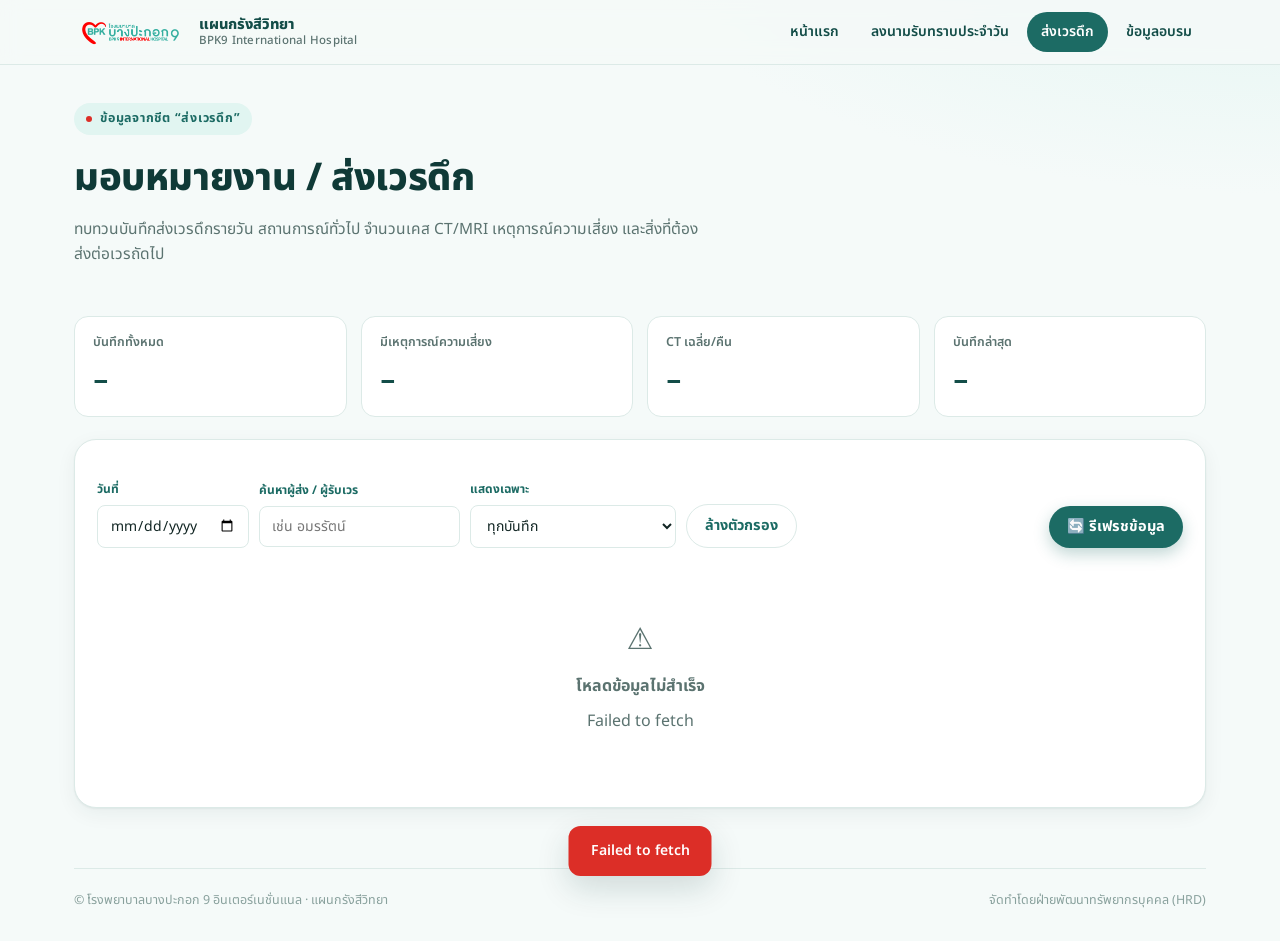
<file: night-shift.html>
<!DOCTYPE html>
<html lang="th">
<head>
<meta charset="UTF-8" />
<meta name="viewport" content="width=device-width, initial-scale=1.0" />
<title>ส่งเวรดึก | แผนกรังสีวิทยา BPK9</title>
<link rel="icon" href="[data-uri]" />
<style>
/* ==========================================================================
   BPK9 Radiology Ops — shared theme
   ========================================================================== */

@import url('https://fonts.googleapis.com/css2?family=Noto+Sans+Thai:wght@300;400;500;600;700;800;900&family=IBM+Plex+Mono:wght@400;500;600&display=swap');

:root{
  --teal-900:#0F3A37;
  --teal-800:#134D48;
  --teal-700:#1C6B64;
  --teal-600:#238880;
  --teal-500:#2CA093;
  --teal-400:#4FB8AC;
  --teal-200:#B6E4DD;
  --teal-100:#E1F5F1;
  --red-600:#DC2E27;
  --red-500:#E9463D;
  --red-100:#FCE4E2;
  --ink:#122624;
  --slate:#5B7370;
  --slate-light:#89A19D;
  --bg:#F5FAF9;
  --card:#FFFFFF;
  --border:#DCEAE7;
  --amber:#B9791D;
  --amber-bg:#FBF0DD;

  /* work-zone colors, lifted straight from the department's own shift-tag system */
  --zone-orange:#E27C34;   /* MRI */
  --zone-yellow:#D2A517;   /* CT / Counter ชั้น1 */
  --zone-blue:#2E8FBF;     /* US ชั้น1 */
  --zone-purple:#8E5DB8;   /* US ชั้น3 */
  --zone-pink:#D8548B;     /* Check up / Counter ชั้น3 */
  --zone-green:#4C9A4A;    /* ช่วยทุก Job */
  --zone-clear:#7C8F8C;    /* Gen / ใส */
  --zone-red:#C9432F;      /* Gen+CT ชั้น1 */

  --radius-s:8px;
  --radius-m:14px;
  --radius-l:22px;
  --shadow-card:0 1px 2px rgba(15,58,55,.06), 0 6px 20px rgba(15,58,55,.06);
  --shadow-pop:0 12px 32px rgba(15,58,55,.16);
}

*{box-sizing:border-box;}
html{scroll-behavior:smooth;}
body{
  margin:0;
  background:
    radial-gradient(1100px 480px at 100% -10%, var(--teal-100) 0%, transparent 60%),
    var(--bg);
  color:var(--ink);
  font-family:'Noto Sans Thai', system-ui, sans-serif;
  font-weight:400;
  line-height:1.6;
  -webkit-font-smoothing:antialiased;
}
.mono{font-family:'IBM Plex Mono', ui-monospace, monospace;}

a{color:inherit;}
img{max-width:100%;display:block;}
button{font-family:inherit;}

/* ---------- Layout shell ---------- */
.shell{max-width:1180px;margin:0 auto;padding:0 24px;}

.topbar{
  position:sticky; top:0; z-index:40;
  background:rgba(245,250,249,.86);
  backdrop-filter:blur(10px) saturate(1.2);
  border-bottom:1px solid var(--border);
}
.topbar-inner{
  display:flex; align-items:center; gap:18px;
  padding:12px 24px;
  max-width:1180px; margin:0 auto;
}
.brand{display:flex;align-items:center;gap:12px;text-decoration:none;flex-shrink:0;}
.brand img{height:34px;width:auto;}
.brand-text{display:flex;flex-direction:column;line-height:1.15;}
.brand-text b{font-size:14.5px;font-weight:800;color:var(--teal-800);}
.brand-text span{font-size:11.5px;color:var(--slate);font-weight:500;letter-spacing:.02em;}

.topnav{display:flex;gap:4px;margin-left:auto;flex-wrap:wrap;}
.topnav a{
  display:flex; align-items:center; gap:6px;
  padding:9px 14px;border-radius:999px;
  font-size:14px;font-weight:600;color:var(--teal-800);
  text-decoration:none; transition:background .15s, color .15s;
  white-space:nowrap;
}
.topnav a:hover{background:var(--teal-100);}
.topnav a.active{background:var(--teal-700);color:#fff;}

/* ---------- Hero / page head ---------- */
.pagehead{padding:38px 0 26px;}
.eyebrow{
  display:inline-flex;align-items:center;gap:8px;
  font-size:12.5px;font-weight:700;letter-spacing:.06em;
  color:var(--teal-700);background:var(--teal-100);
  padding:6px 12px;border-radius:999px;margin-bottom:14px;
}
.eyebrow .dot{width:6px;height:6px;border-radius:50%;background:var(--red-600);}
h1.page-title{
  font-size:clamp(26px,3.4vw,38px);
  font-weight:800; letter-spacing:-.01em; margin:0 0 8px;color:var(--teal-900);
}
.page-sub{color:var(--slate);font-size:15.5px;max-width:640px;margin:0;}

/* ---------- Cards ---------- */
.card{
  background:var(--card);
  border:1px solid var(--border);
  border-radius:var(--radius-l);
  box-shadow:var(--shadow-card);
}
.card-pad{padding:22px;}

/* Home nav cards */
.grid-3{display:grid;grid-template-columns:repeat(3,1fr);gap:18px;}
@media (max-width:900px){.grid-3{grid-template-columns:1fr;}}
.navcard{
  position:relative;overflow:hidden;
  padding:26px 22px;border-radius:var(--radius-l);
  background:var(--card);border:1px solid var(--border);
  text-decoration:none;color:var(--ink);
  box-shadow:var(--shadow-card);
  transition:transform .18s ease, box-shadow .18s ease, border-color .18s ease;
  display:flex;flex-direction:column;gap:12px;min-height:210px;
}
.navcard:hover{transform:translateY(-4px);box-shadow:var(--shadow-pop);border-color:var(--teal-400);}
.navcard .nc-icon{
  width:46px;height:46px;border-radius:13px;
  display:flex;align-items:center;justify-content:center;
  background:var(--teal-100);color:var(--teal-700);
  font-size:22px;
}
.navcard h3{margin:0;font-size:18.5px;font-weight:800;color:var(--teal-900);}
.navcard p{margin:0;color:var(--slate);font-size:14px;flex:1;}
.navcard .nc-go{
  font-size:13px;font-weight:700;color:var(--teal-700);
  display:flex;align-items:center;gap:6px;
}
.navcard.red .nc-icon{background:var(--red-100);color:var(--red-600);}
.navcard.red .nc-go{color:var(--red-600);}

/* ---------- KPI stat row ---------- */
.kpis{display:grid;grid-template-columns:repeat(4,1fr);gap:14px;margin:22px 0;}
@media (max-width:820px){.kpis{grid-template-columns:repeat(2,1fr);}}
.kpi{
  background:var(--card);border:1px solid var(--border);border-radius:var(--radius-m);
  padding:16px 18px;
}
.kpi .k-label{font-size:12.5px;color:var(--slate);font-weight:600;margin-bottom:6px;}
.kpi .k-value{font-size:26px;font-weight:800;color:var(--teal-800);font-family:'IBM Plex Mono',monospace;}
.kpi .k-value small{font-size:13px;font-weight:600;color:var(--slate-light);margin-left:4px;}

/* ---------- Toolbar / filters ---------- */
.toolbar{
  display:flex;flex-wrap:wrap;gap:10px;align-items:center;
  margin:18px 0;
}
.field{display:flex;flex-direction:column;gap:5px;}
.field label{font-size:12px;font-weight:700;color:var(--teal-700);}
input[type=text],input[type=date],input[type=number],input[type=time],select,textarea{
  font-family:inherit;font-size:14px;color:var(--ink);
  border:1px solid var(--border);background:#fff;
  border-radius:var(--radius-s);padding:9px 12px;
  outline:none; transition:border-color .15s, box-shadow .15s;
}
input:focus,select:focus,textarea:focus{
  border-color:var(--teal-500);box-shadow:0 0 0 3px var(--teal-100);
}
.btn{
  display:inline-flex;align-items:center;gap:8px;justify-content:center;
  padding:10px 18px;border-radius:999px;border:none;cursor:pointer;
  font-size:14.5px;font-weight:700;text-decoration:none;
  transition:transform .12s ease, box-shadow .12s ease, background .15s;
}
.btn:active{transform:scale(.97);}
.btn-primary{background:var(--teal-700);color:#fff;box-shadow:0 6px 16px rgba(28,107,100,.28);}
.btn-primary:hover{background:var(--teal-800);}
.btn-ghost{background:var(--teal-100);color:var(--teal-800);}
.btn-ghost:hover{background:var(--teal-200);}
.btn-outline{background:#fff;color:var(--teal-700);border:1px solid var(--border);}
.btn-outline:hover{border-color:var(--teal-400);}
.btn-danger{background:var(--red-600);color:#fff;}
.btn-sm{padding:7px 12px;font-size:13px;border-radius:8px;}
.btn:disabled{opacity:.5;cursor:not-allowed;}

/* ---------- Badges / tags ---------- */
.badge{
  display:inline-flex;align-items:center;gap:5px;
  font-size:12px;font-weight:700;padding:4px 10px;border-radius:999px;
  white-space:nowrap;
}
.badge-teal{background:var(--teal-100);color:var(--teal-800);}
.badge-red{background:var(--red-100);color:var(--red-600);}
.badge-amber{background:var(--amber-bg);color:var(--amber);}
.badge-gray{background:#EEF3F2;color:var(--slate);}
.badge-outline{background:#fff;border:1px solid var(--border);color:var(--slate);}

.zone-tag{
  display:inline-flex;align-items:center;gap:6px;
  font-size:12px;font-weight:700;padding:4px 10px;border-radius:999px;color:#fff;
}
.zone-tag .dot{width:7px;height:7px;border-radius:50%;background:rgba(255,255,255,.85);}

/* ---------- Table ---------- */
.table-wrap{overflow-x:auto;border:1px solid var(--border);border-radius:var(--radius-m);background:#fff;}
table{width:100%;border-collapse:collapse;font-size:13.5px;min-width:640px;}
thead th{
  text-align:left;background:var(--teal-900);color:#fff;
  font-size:12px;font-weight:700;letter-spacing:.02em;
  padding:11px 14px;position:sticky;top:0;
}
tbody td{padding:11px 14px;border-top:1px solid var(--border);vertical-align:top;}
tbody tr:hover{background:var(--teal-100)/.4;background:#F3FBFA;}
tbody tr:nth-child(even){background:#FAFDFC;}
tbody tr:nth-child(even):hover{background:#F3FBFA;}

/* ---------- Day cards (handover) ---------- */
.day-list{display:flex;flex-direction:column;gap:14px;margin-top:18px;}
.day-card{
  background:#fff;border:1px solid var(--border);border-radius:var(--radius-m);
  padding:18px 20px;box-shadow:var(--shadow-card);
}
.day-head{display:flex;flex-wrap:wrap;gap:10px;align-items:center;margin-bottom:12px;}
.day-date{font-weight:800;color:var(--teal-900);font-size:16px;}
.day-grid{display:grid;grid-template-columns:repeat(auto-fit,minmax(190px,1fr));gap:14px 20px;}
.dg-item .dg-label{font-size:11.5px;font-weight:700;color:var(--slate);text-transform:uppercase;letter-spacing:.03em;margin-bottom:4px;}
.dg-item .dg-value{font-size:14px;color:var(--ink);}
.day-note{
  margin-top:12px;padding:12px 14px;background:var(--teal-100);border-radius:10px;
  font-size:13.5px;color:var(--teal-900);white-space:pre-wrap;line-height:1.55;
}
.day-risk{
  margin-top:12px;padding:12px 14px;background:var(--red-100);border-radius:10px;
  font-size:13.5px;color:#7A1B15;white-space:pre-wrap;line-height:1.55;
}

/* ---------- Forms (training page) ---------- */
.form-grid{display:grid;grid-template-columns:repeat(2,1fr);gap:14px;}
@media (max-width:720px){.form-grid{grid-template-columns:1fr;}}
.form-grid .field.span2{grid-column:1/-1;}

.attendee-row{
  display:grid;
  grid-template-columns:1.4fr 1fr .8fr 1fr .6fr .6fr .6fr auto;
  gap:8px;align-items:end;
  padding:12px;border:1px dashed var(--border);border-radius:10px;margin-bottom:10px;background:#FBFEFD;
}
@media (max-width:980px){.attendee-row{grid-template-columns:1fr 1fr;}}
.attendee-row .field label{font-size:11px;}
.row-remove{
  width:34px;height:34px;border-radius:9px;border:1px solid var(--border);
  background:#fff;color:var(--red-600);cursor:pointer;font-size:16px;line-height:1;
}
.row-remove:hover{background:var(--red-100);border-color:var(--red-500);}

.section-title{
  display:flex;align-items:center;gap:10px;
  font-size:16px;font-weight:800;color:var(--teal-900);margin:26px 0 12px;
}
.section-title .num{
  width:26px;height:26px;border-radius:50%;background:var(--teal-700);color:#fff;
  display:flex;align-items:center;justify-content:center;font-size:13px;font-family:'IBM Plex Mono',monospace;
}

.hint{font-size:12.5px;color:var(--slate-light);}

/* ---------- States ---------- */
.state-msg{
  display:flex;flex-direction:column;align-items:center;justify-content:center;
  gap:10px;padding:50px 20px;color:var(--slate);text-align:center;
}
.state-msg .s-icon{font-size:30px;}
.spinner{
  width:22px;height:22px;border-radius:50%;
  border:3px solid var(--teal-200);border-top-color:var(--teal-600);
  animation:spin 0.8s linear infinite;
}
@keyframes spin{to{transform:rotate(360deg);}}

.toast{
  position:fixed;bottom:24px;left:50%;transform:translateX(-50%) translateY(20px);
  background:var(--teal-900);color:#fff;padding:14px 22px;border-radius:12px;
  font-size:14px;font-weight:600;box-shadow:var(--shadow-pop);
  opacity:0;pointer-events:none;transition:opacity .25s, transform .25s;
  z-index:100;display:flex;align-items:center;gap:10px;max-width:90vw;
}
.toast.show{opacity:1;transform:translateX(-50%) translateY(0);}
.toast.error{background:var(--red-600);}

footer{
  margin:60px 0 30px;padding-top:22px;border-top:1px solid var(--border);
  color:var(--slate-light);font-size:12.5px;display:flex;justify-content:space-between;flex-wrap:wrap;gap:8px;
}

/* Utility */
.flex{display:flex;}
.gap-8{gap:8px;}.gap-12{gap:12px;}
.mt-0{margin-top:0;}
.text-sm{font-size:13px;}
.muted{color:var(--slate);}
.right{margin-left:auto;}
.hidden{display:none !important;}

</style>
</head>
<body>

<header class="topbar"><div id="app-header"></div></header>

<main class="shell">
  <section class="pagehead">
    <div class="eyebrow"><span class="dot"></span>ข้อมูลจากชีต “ส่งเวรดึก”</div>
    <h1 class="page-title">มอบหมายงาน / ส่งเวรดึก</h1>
    <p class="page-sub">ทบทวนบันทึกส่งเวรดึกรายวัน สถานการณ์ทั่วไป จำนวนเคส CT/MRI เหตุการณ์ความเสี่ยง และสิ่งที่ต้องส่งต่อเวรถัดไป</p>
  </section>

  <div class="kpis" id="kpis">
    <div class="kpi"><div class="k-label">บันทึกทั้งหมด</div><div class="k-value">–</div></div>
    <div class="kpi"><div class="k-label">มีเหตุการณ์ความเสี่ยง</div><div class="k-value">–</div></div>
    <div class="kpi"><div class="k-label">CT เฉลี่ย/คืน</div><div class="k-value">–</div></div>
    <div class="kpi"><div class="k-label">บันทึกล่าสุด</div><div class="k-value">–</div></div>
  </div>

  <div class="card card-pad">
    <div class="toolbar">
      <div class="field">
        <label for="f-date">วันที่</label>
        <input type="date" id="f-date" />
      </div>
      <div class="field">
        <label for="f-name">ค้นหาผู้ส่ง / ผู้รับเวร</label>
        <input type="text" id="f-name" placeholder="เช่น อมรรัตน์" />
      </div>
      <div class="field">
        <label for="f-risk">แสดงเฉพาะ</label>
        <select id="f-risk">
          <option value="">ทุกบันทึก</option>
          <option value="risk">มีเหตุการณ์ความเสี่ยงเท่านั้น</option>
          <option value="pending">ยังค้างส่งเอกสารเท่านั้น</option>
        </select>
      </div>
      <button class="btn btn-outline" id="btn-clear" style="align-self:flex-end;">ล้างตัวกรอง</button>
      <button class="btn btn-primary" id="btn-refresh" style="align-self:flex-end;margin-left:auto;">🔄 รีเฟรชข้อมูล</button>
    </div>

    <div id="content">
      <div class="state-msg"><div class="spinner"></div><span>กำลังโหลดข้อมูลจาก Google Sheet…</span></div>
    </div>
  </div>

  <footer id="app-footer"></footer>
</main>

<script>
/* ==========================================================================
   BPK9 Radiology Ops — shared utilities
   ========================================================================== */

// ⚠️ ตั้งค่าตรงนี้ให้ตรงกับไฟล์ Google Sheet จริงของแผนก
const SHEET_ID = "18AzF55gPVcpmbPdEjKGGENAHZ1srb1Htq2DKsGyxVLk";

// ชื่อแท็บ (Tab) ต้องตรงกับ Google Sheet เป๊ะๆ (รวมช่องว่าง/จุด) — แก้ตรงนี้ถ้าไม่ตรง
const SHEETS = {
  dailySignoff: "ลงนามรับทราบประจำวัน เริ่ม 1 ก.ค.69",
  nightShift: "ส่งเวรดึก",
  training: "ข้อมูลอบรม",
};

// ตั้งค่า URL ของ Apps Script Web App หลัง deploy แล้ว (ดูขั้นตอนใน apps-script/Code.gs)
const APPS_SCRIPT_URL = "https://script.google.com/macros/s/PASTE_YOUR_DEPLOYMENT_ID_HERE/exec";

/* ---------- gviz fetch (อ่านข้อมูลจาก Google Sheet ผ่าน docs.google.com — ไม่โดนบล็อกโดย wifi รพ.) ---------- */
async function fetchGvizSheet(sheetName) {
  const url = `https://docs.google.com/spreadsheets/d/${SHEET_ID}/gviz/tq?tqx=out:json&sheet=${encodeURIComponent(sheetName)}`;
  const res = await fetch(url, { cache: "no-store" });
  if (!res.ok) throw new Error(`โหลดชีต "${sheetName}" ไม่สำเร็จ (HTTP ${res.status})`);
  const text = await res.text();
  const match = text.match(/google\.visualization\.Query\.setResponse\(([\s\S]*)\);?\s*$/);
  if (!match) throw new Error(`ไม่พบชีตชื่อ "${sheetName}" ในไฟล์ กรุณาตรวจสอบชื่อแท็บให้ตรงกับ Google Sheet`);
  const data = JSON.parse(match[1]);
  if (data.status === "error") {
    const msg = (data.errors && data.errors[0] && data.errors[0].detailed_message) || "เกิดข้อผิดพลาดในการอ่านข้อมูล";
    throw new Error(msg);
  }
  const cols = data.table.cols.map((c, i) => (c.label || c.id || `col${i}`).trim());
  const rows = (data.table.rows || []).map((r) =>
    r.c.map((cell) => {
      if (!cell) return "";
      if (cell.f !== undefined && cell.f !== null) return cell.f; // formatted string (dates etc.)
      return cell.v === null || cell.v === undefined ? "" : cell.v;
    })
  );
  return { cols, rows };
}

// แปลง array-of-arrays ให้เป็น array of object {colName: value}
function rowsToObjects(cols, rows) {
  return rows.map((r) => {
    const obj = {};
    cols.forEach((c, i) => (obj[c] = r[i] !== undefined ? r[i] : ""));
    return obj;
  });
}

/* ---------- date helpers ---------- */
const THAI_MONTHS = ["ม.ค.", "ก.พ.", "มี.ค.", "เม.ย.", "พ.ค.", "มิ.ย.", "ก.ค.", "ส.ค.", "ก.ย.", "ต.ค.", "พ.ย.", "ธ.ค."];
const THAI_MONTHS_FULL = ["มกราคม","กุมภาพันธ์","มีนาคม","เมษายน","พฤษภาคม","มิถุนายน","กรกฎาคม","สิงหาคม","กันยายน","ตุลาคม","พฤศจิกายน","ธันวาคม"];

// gviz มักส่งวันที่แบบ "Date(2026,6,16,7,4,28)" มาใน cell.v ถ้าไม่มี .f — เผื่อไว้
function parseGvizDate(value) {
  if (value instanceof Date) return value;
  if (typeof value === "string") {
    const m = value.match(/^Date\((\d+),(\d+),(\d+)(?:,(\d+),(\d+),(\d+))?\)$/);
    if (m) {
      return new Date(+m[1], +m[2], +m[3], +(m[4] || 0), +(m[5] || 0), +(m[6] || 0));
    }
    const d = new Date(value);
    if (!isNaN(d)) return d;
  }
  return null;
}

function toBEDate(d) {
  if (!d) return "-";
  return `${d.getDate()} ${THAI_MONTHS[d.getMonth()]} ${d.getFullYear() + 543}`;
}
function toBEDateFull(d) {
  if (!d) return "-";
  return `${d.getDate()} ${THAI_MONTHS_FULL[d.getMonth()]} ${d.getFullYear() + 543}`;
}
function toISODate(d) {
  if (!d) return "";
  const y = d.getFullYear(), m = String(d.getMonth() + 1).padStart(2, "0"), day = String(d.getDate()).padStart(2, "0");
  return `${y}-${m}-${day}`;
}
function toTimeHM(d) {
  if (!d) return "";
  return `${String(d.getHours()).padStart(2,"0")}:${String(d.getMinutes()).padStart(2,"0")}`;
}

/* ---------- zone tag coloring (สีเวรตามระบบของแผนกเอง) ---------- */
const ZONE_MAP = [
  { key: "ส้ม", color: "var(--zone-orange)" },
  { key: "เหลือง", color: "var(--zone-yellow)" },
  { key: "ฟ้า", color: "var(--zone-blue)" },
  { key: "ม่วง", color: "var(--zone-purple)" },
  { key: "ชมพู", color: "var(--zone-pink)" },
  { key: "เขียว", color: "var(--zone-green)" },
  { key: "แดง", color: "var(--zone-red)" },
  { key: "ใส", color: "var(--zone-clear)" },
];
function zoneTagsHTML(text) {
  if (!text) return "";
  const found = ZONE_MAP.filter((z) => text.includes(z.key));
  if (!found.length) {
    return `<span class="zone-tag" style="background:var(--slate-light)"><span class="dot"></span>${escapeHTML(text)}</span>`;
  }
  return found
    .map((z) => `<span class="zone-tag" style="background:${z.color}"><span class="dot"></span>${escapeHTML(text)}</span>`)
    .join(" ");
}

function escapeHTML(s) {
  return String(s ?? "").replace(/[&<>"']/g, (c) => ({ "&": "&amp;", "<": "&lt;", ">": "&gt;", '"': "&quot;", "'": "&#39;" }[c]));
}

/* ---------- toast ---------- */
let toastTimer;
function showToast(msg, type = "ok") {
  let el = document.getElementById("app-toast");
  if (!el) {
    el = document.createElement("div");
    el.id = "app-toast";
    el.className = "toast";
    document.body.appendChild(el);
  }
  el.textContent = msg;
  el.className = "toast show" + (type === "error" ? " error" : "");
  clearTimeout(toastTimer);
  toastTimer = setTimeout(() => el.classList.remove("show"), 3200);
}

/* ---------- shared header / footer ---------- */
function renderChrome() {
  const path = location.pathname.split("/").pop() || "index.html";
  const nav = [
    { href: "index.html", label: "หน้าแรก" },
    { href: "daily-signoff.html", label: "ลงนามรับทราบประจำวัน" },
    { href: "night-shift.html", label: "ส่งเวรดึก" },
    { href: "training.html", label: "ข้อมูลอบรม" },
  ];
  const header = document.getElementById("app-header");
  if (header) {
    header.innerHTML = `
      <div class="topbar-inner">
        <a class="brand" href="index.html">
          <img src="[data-uri]" alt="BPK9 International Hospital" />
          <span class="brand-text"><b>แผนกรังสีวิทยา</b><span>BPK9 International Hospital</span></span>
        </a>
        <nav class="topnav">
          ${nav.map(n => `<a href="${n.href}"${n.href === path ? ' class="active"' : ''}>${n.label}</a>`).join("")}
        </nav>
      </div>`;
  }
  const footer = document.getElementById("app-footer");
  if (footer) {
    footer.innerHTML = `
      <span>© โรงพยาบาลบางปะกอก 9 อินเตอร์เนชั่นแนล · แผนกรังสีวิทยา</span>
      <span>จัดทำโดยฝ่ายพัฒนาทรัพยากรบุคคล (HRD)</span>`;
  }
}
document.addEventListener("DOMContentLoaded", renderChrome);

</script>
<script>
let ALL_ROWS = [];

function isRisk(v) {
  const s = (v || "").trim();
  return s && !s.includes("ไม่มี") && s !== "-";
}
function isPending(v) {
  const s = (v || "").trim();
  return s.includes("ค้างส่ง") || s.includes("รอแพทย์");
}
function numOrDash(v) {
  const s = String(v ?? "").trim();
  if (s === "" || s === "-") return null;
  const n = parseInt(s, 10);
  return isNaN(n) ? null : n;
}

async function load() {
  const content = document.getElementById("content");
  try {
    const { cols, rows } = await fetchGvizSheet(SHEETS.nightShift);
    const objs = rowsToObjects(cols, rows).filter(r => (r["ประทับเวลา"] || "") !== "");

    ALL_ROWS = objs.map(r => {
      const d = parseGvizDate(r["ประทับเวลา"]);
      return {
        date: d,
        docStatus: r["🔴 ส่งเอกสารเวชระเบียน"] || "",
        general: r["🟢 สถานการณ์ทั่วไป"] || "",
        ctCases: r["🖥 CT  (ระบุจำนวนเคส)"] ?? r["🖥 CT (ระบุจำนวนเคส)"] ?? "",
        ctDoctor: r["🖥 CT  (ระบุแพทย์ที่่อ่าน)"] ?? r["🖥 CT (ระบุแพทย์ที่อ่าน)"] ?? "",
        mriCases: r["🧲 MRI (ระบุจำนวนเคส)  หลัง 23.00 น."] ?? "",
        mriDoctor: r["🧲 MRI    (ระบุแพทย์ที่่อ่าน)  หลัง 23.00 น."] ?? "",
        risk: r["⚠️ เหตุการณ์ความเสี่ยง"] || "",
        handoverNote: r["🔄 สิ่งที่ต้องส่งต่อเวรถัดไป"] || "",
        sender: r["👤 ผู้ส่งเวร"] || "",
        receiver: r["👤 ผู้รับเวร"] || "",
        note: r["Note"] || "",
      };
    }).filter(r => r.date);

    render();
  } catch (err) {
    content.innerHTML = `<div class="state-msg"><div class="s-icon">⚠️</div><b>โหลดข้อมูลไม่สำเร็จ</b><span>${escapeHTML(err.message)}</span></div>`;
    showToast(err.message, "error");
  }
}

function render() {
  const fDate = document.getElementById("f-date").value;
  const fName = document.getElementById("f-name").value.trim().toLowerCase();
  const fRisk = document.getElementById("f-risk").value;

  let filtered = ALL_ROWS.filter(r => {
    if (fDate && toISODate(r.date) !== fDate) return false;
    if (fRisk === "risk" && !isRisk(r.risk)) return false;
    if (fRisk === "pending" && !isPending(r.docStatus)) return false;
    if (fName) {
      const hay = (r.sender + " " + r.receiver).toLowerCase();
      if (!hay.includes(fName)) return false;
    }
    return true;
  });

  filtered.sort((a, b) => b.date - a.date);

  // KPIs (computed over full dataset, not filtered, to represent overall picture)
  const riskCount = ALL_ROWS.filter(r => isRisk(r.risk)).length;
  const ctNums = ALL_ROWS.map(r => numOrDash(r.ctCases)).filter(n => n !== null);
  const avgCt = ctNums.length ? (ctNums.reduce((a,b) => a+b, 0) / ctNums.length).toFixed(1) : "-";
  const lastDate = ALL_ROWS.length ? ALL_ROWS.reduce((m, r) => r.date > m ? r.date : m, ALL_ROWS[0].date) : null;

  const kpiEls = document.querySelectorAll("#kpis .k-value");
  kpiEls[0].innerHTML = `${ALL_ROWS.length}<small>คืน</small>`;
  kpiEls[1].innerHTML = `${riskCount}<small>ครั้ง</small>`;
  kpiEls[2].innerHTML = `${avgCt}<small>เคส</small>`;
  kpiEls[3].innerHTML = lastDate ? `${toBEDate(lastDate)}` : "-";

  const content = document.getElementById("content");
  if (!filtered.length) {
    content.innerHTML = `<div class="state-msg"><div class="s-icon">🔍</div><b>ไม่พบรายการที่ตรงกับตัวกรอง</b><span>ลองล้างตัวกรองหรือเลือกวันที่อื่น</span></div>`;
    return;
  }

  content.innerHTML = `
    <p class="hint" style="margin:2px 0 12px;">พบ ${filtered.length} บันทึก</p>
    <div class="day-list">${filtered.map(dayCardHTML).join("")}</div>`;
}

function dayCardHTML(r) {
  const risky = isRisk(r.risk);
  const pending = isPending(r.docStatus);
  return `
  <div class="day-card">
    <div class="day-head">
      <span class="day-date">${toBEDateFull(r.date)}</span>
      <span class="badge badge-gray mono">${toTimeHM(r.date)} น.</span>
      ${risky ? `<span class="badge badge-red">⚠️ มีเหตุการณ์ความเสี่ยง</span>` : `<span class="badge badge-teal">ไม่มีเหตุการณ์ความเสี่ยง</span>`}
      ${pending ? `<span class="badge badge-amber">เอกสารค้างเซ็น</span>` : ""}
    </div>
    <div class="day-grid">
      <div class="dg-item"><div class="dg-label">ส่งเอกสารเวชระเบียน</div><div class="dg-value">${escapeHTML(r.docStatus) || "-"}</div></div>
      <div class="dg-item"><div class="dg-label">สถานการณ์ทั่วไป</div><div class="dg-value">${escapeHTML(r.general) || "-"}</div></div>
      <div class="dg-item"><div class="dg-label">CT (จำนวนเคส / แพทย์อ่าน)</div><div class="dg-value">${escapeHTML(r.ctCases) || "0"} เคส · ${escapeHTML(r.ctDoctor) || "-"}</div></div>
      <div class="dg-item"><div class="dg-label">MRI หลัง 23:00 (จำนวนเคส / แพทย์อ่าน)</div><div class="dg-value">${escapeHTML(r.mriCases) || "0"} เคส · ${escapeHTML(r.mriDoctor) || "-"}</div></div>
      <div class="dg-item"><div class="dg-label">👤 ผู้ส่งเวร</div><div class="dg-value">${escapeHTML(r.sender) || "-"}</div></div>
      <div class="dg-item"><div class="dg-label">👤 ผู้รับเวร</div><div class="dg-value">${escapeHTML(r.receiver) || "-"}</div></div>
    </div>
    ${risky ? `<div class="day-risk"><b>⚠️ เหตุการณ์ความเสี่ยง:</b> ${escapeHTML(r.risk)}</div>` : ""}
    ${r.handoverNote ? `<div class="day-note"><b>🔄 สิ่งที่ต้องส่งต่อเวรถัดไป:</b> ${escapeHTML(r.handoverNote)}</div>` : ""}
    ${r.note ? `<div class="day-note"><b>📝 Note:</b> ${escapeHTML(r.note)}</div>` : ""}
  </div>`;
}

["f-date","f-name","f-risk"].forEach(id => {
  document.getElementById(id).addEventListener("input", render);
  document.getElementById(id).addEventListener("change", render);
});
document.getElementById("btn-clear").addEventListener("click", () => {
  document.getElementById("f-date").value = "";
  document.getElementById("f-name").value = "";
  document.getElementById("f-risk").value = "";
  render();
});
document.getElementById("btn-refresh").addEventListener("click", load);

load();
</script>
</body>
</html>
</file>
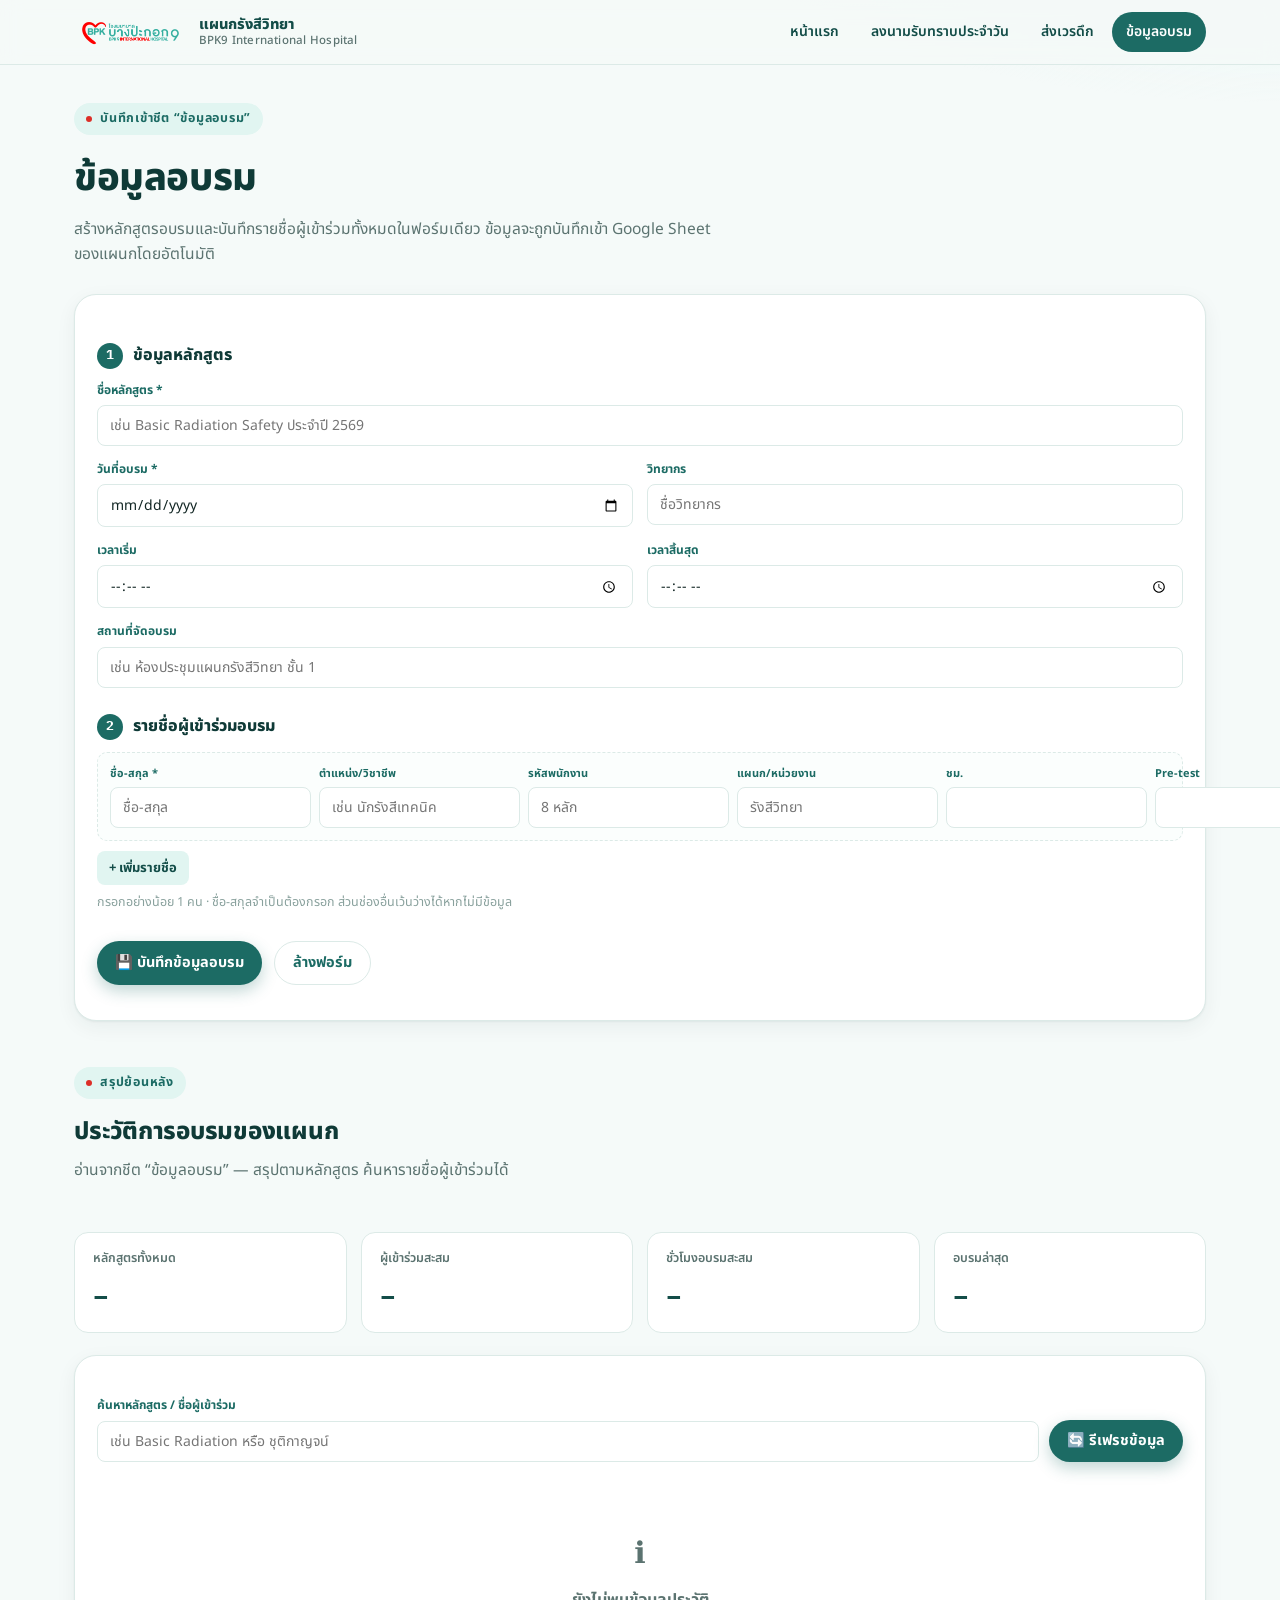
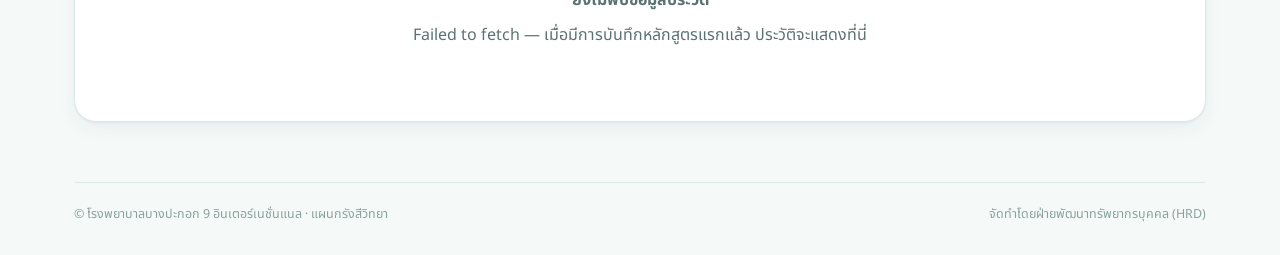
<file: training.html>
<!DOCTYPE html>
<html lang="th">
<head>
<meta charset="UTF-8" />
<meta name="viewport" content="width=device-width, initial-scale=1.0" />
<title>ข้อมูลอบรม | แผนกรังสีวิทยา BPK9</title>
<link rel="icon" href="[data-uri]" />
<style>
/* ==========================================================================
   BPK9 Radiology Ops — shared theme
   ========================================================================== */

@import url('https://fonts.googleapis.com/css2?family=Noto+Sans+Thai:wght@300;400;500;600;700;800;900&family=IBM+Plex+Mono:wght@400;500;600&display=swap');

:root{
  --teal-900:#0F3A37;
  --teal-800:#134D48;
  --teal-700:#1C6B64;
  --teal-600:#238880;
  --teal-500:#2CA093;
  --teal-400:#4FB8AC;
  --teal-200:#B6E4DD;
  --teal-100:#E1F5F1;
  --red-600:#DC2E27;
  --red-500:#E9463D;
  --red-100:#FCE4E2;
  --ink:#122624;
  --slate:#5B7370;
  --slate-light:#89A19D;
  --bg:#F5FAF9;
  --card:#FFFFFF;
  --border:#DCEAE7;
  --amber:#B9791D;
  --amber-bg:#FBF0DD;

  /* work-zone colors, lifted straight from the department's own shift-tag system */
  --zone-orange:#E27C34;   /* MRI */
  --zone-yellow:#D2A517;   /* CT / Counter ชั้น1 */
  --zone-blue:#2E8FBF;     /* US ชั้น1 */
  --zone-purple:#8E5DB8;   /* US ชั้น3 */
  --zone-pink:#D8548B;     /* Check up / Counter ชั้น3 */
  --zone-green:#4C9A4A;    /* ช่วยทุก Job */
  --zone-clear:#7C8F8C;    /* Gen / ใส */
  --zone-red:#C9432F;      /* Gen+CT ชั้น1 */

  --radius-s:8px;
  --radius-m:14px;
  --radius-l:22px;
  --shadow-card:0 1px 2px rgba(15,58,55,.06), 0 6px 20px rgba(15,58,55,.06);
  --shadow-pop:0 12px 32px rgba(15,58,55,.16);
}

*{box-sizing:border-box;}
html{scroll-behavior:smooth;}
body{
  margin:0;
  background:
    radial-gradient(1100px 480px at 100% -10%, var(--teal-100) 0%, transparent 60%),
    var(--bg);
  color:var(--ink);
  font-family:'Noto Sans Thai', system-ui, sans-serif;
  font-weight:400;
  line-height:1.6;
  -webkit-font-smoothing:antialiased;
}
.mono{font-family:'IBM Plex Mono', ui-monospace, monospace;}

a{color:inherit;}
img{max-width:100%;display:block;}
button{font-family:inherit;}

/* ---------- Layout shell ---------- */
.shell{max-width:1180px;margin:0 auto;padding:0 24px;}

.topbar{
  position:sticky; top:0; z-index:40;
  background:rgba(245,250,249,.86);
  backdrop-filter:blur(10px) saturate(1.2);
  border-bottom:1px solid var(--border);
}
.topbar-inner{
  display:flex; align-items:center; gap:18px;
  padding:12px 24px;
  max-width:1180px; margin:0 auto;
}
.brand{display:flex;align-items:center;gap:12px;text-decoration:none;flex-shrink:0;}
.brand img{height:34px;width:auto;}
.brand-text{display:flex;flex-direction:column;line-height:1.15;}
.brand-text b{font-size:14.5px;font-weight:800;color:var(--teal-800);}
.brand-text span{font-size:11.5px;color:var(--slate);font-weight:500;letter-spacing:.02em;}

.topnav{display:flex;gap:4px;margin-left:auto;flex-wrap:wrap;}
.topnav a{
  display:flex; align-items:center; gap:6px;
  padding:9px 14px;border-radius:999px;
  font-size:14px;font-weight:600;color:var(--teal-800);
  text-decoration:none; transition:background .15s, color .15s;
  white-space:nowrap;
}
.topnav a:hover{background:var(--teal-100);}
.topnav a.active{background:var(--teal-700);color:#fff;}

/* ---------- Hero / page head ---------- */
.pagehead{padding:38px 0 26px;}
.eyebrow{
  display:inline-flex;align-items:center;gap:8px;
  font-size:12.5px;font-weight:700;letter-spacing:.06em;
  color:var(--teal-700);background:var(--teal-100);
  padding:6px 12px;border-radius:999px;margin-bottom:14px;
}
.eyebrow .dot{width:6px;height:6px;border-radius:50%;background:var(--red-600);}
h1.page-title{
  font-size:clamp(26px,3.4vw,38px);
  font-weight:800; letter-spacing:-.01em; margin:0 0 8px;color:var(--teal-900);
}
.page-sub{color:var(--slate);font-size:15.5px;max-width:640px;margin:0;}

/* ---------- Cards ---------- */
.card{
  background:var(--card);
  border:1px solid var(--border);
  border-radius:var(--radius-l);
  box-shadow:var(--shadow-card);
}
.card-pad{padding:22px;}

/* Home nav cards */
.grid-3{display:grid;grid-template-columns:repeat(3,1fr);gap:18px;}
@media (max-width:900px){.grid-3{grid-template-columns:1fr;}}
.navcard{
  position:relative;overflow:hidden;
  padding:26px 22px;border-radius:var(--radius-l);
  background:var(--card);border:1px solid var(--border);
  text-decoration:none;color:var(--ink);
  box-shadow:var(--shadow-card);
  transition:transform .18s ease, box-shadow .18s ease, border-color .18s ease;
  display:flex;flex-direction:column;gap:12px;min-height:210px;
}
.navcard:hover{transform:translateY(-4px);box-shadow:var(--shadow-pop);border-color:var(--teal-400);}
.navcard .nc-icon{
  width:46px;height:46px;border-radius:13px;
  display:flex;align-items:center;justify-content:center;
  background:var(--teal-100);color:var(--teal-700);
  font-size:22px;
}
.navcard h3{margin:0;font-size:18.5px;font-weight:800;color:var(--teal-900);}
.navcard p{margin:0;color:var(--slate);font-size:14px;flex:1;}
.navcard .nc-go{
  font-size:13px;font-weight:700;color:var(--teal-700);
  display:flex;align-items:center;gap:6px;
}
.navcard.red .nc-icon{background:var(--red-100);color:var(--red-600);}
.navcard.red .nc-go{color:var(--red-600);}

/* ---------- KPI stat row ---------- */
.kpis{display:grid;grid-template-columns:repeat(4,1fr);gap:14px;margin:22px 0;}
@media (max-width:820px){.kpis{grid-template-columns:repeat(2,1fr);}}
.kpi{
  background:var(--card);border:1px solid var(--border);border-radius:var(--radius-m);
  padding:16px 18px;
}
.kpi .k-label{font-size:12.5px;color:var(--slate);font-weight:600;margin-bottom:6px;}
.kpi .k-value{font-size:26px;font-weight:800;color:var(--teal-800);font-family:'IBM Plex Mono',monospace;}
.kpi .k-value small{font-size:13px;font-weight:600;color:var(--slate-light);margin-left:4px;}

/* ---------- Toolbar / filters ---------- */
.toolbar{
  display:flex;flex-wrap:wrap;gap:10px;align-items:center;
  margin:18px 0;
}
.field{display:flex;flex-direction:column;gap:5px;}
.field label{font-size:12px;font-weight:700;color:var(--teal-700);}
input[type=text],input[type=date],input[type=number],input[type=time],select,textarea{
  font-family:inherit;font-size:14px;color:var(--ink);
  border:1px solid var(--border);background:#fff;
  border-radius:var(--radius-s);padding:9px 12px;
  outline:none; transition:border-color .15s, box-shadow .15s;
}
input:focus,select:focus,textarea:focus{
  border-color:var(--teal-500);box-shadow:0 0 0 3px var(--teal-100);
}
.btn{
  display:inline-flex;align-items:center;gap:8px;justify-content:center;
  padding:10px 18px;border-radius:999px;border:none;cursor:pointer;
  font-size:14.5px;font-weight:700;text-decoration:none;
  transition:transform .12s ease, box-shadow .12s ease, background .15s;
}
.btn:active{transform:scale(.97);}
.btn-primary{background:var(--teal-700);color:#fff;box-shadow:0 6px 16px rgba(28,107,100,.28);}
.btn-primary:hover{background:var(--teal-800);}
.btn-ghost{background:var(--teal-100);color:var(--teal-800);}
.btn-ghost:hover{background:var(--teal-200);}
.btn-outline{background:#fff;color:var(--teal-700);border:1px solid var(--border);}
.btn-outline:hover{border-color:var(--teal-400);}
.btn-danger{background:var(--red-600);color:#fff;}
.btn-sm{padding:7px 12px;font-size:13px;border-radius:8px;}
.btn:disabled{opacity:.5;cursor:not-allowed;}

/* ---------- Badges / tags ---------- */
.badge{
  display:inline-flex;align-items:center;gap:5px;
  font-size:12px;font-weight:700;padding:4px 10px;border-radius:999px;
  white-space:nowrap;
}
.badge-teal{background:var(--teal-100);color:var(--teal-800);}
.badge-red{background:var(--red-100);color:var(--red-600);}
.badge-amber{background:var(--amber-bg);color:var(--amber);}
.badge-gray{background:#EEF3F2;color:var(--slate);}
.badge-outline{background:#fff;border:1px solid var(--border);color:var(--slate);}

.zone-tag{
  display:inline-flex;align-items:center;gap:6px;
  font-size:12px;font-weight:700;padding:4px 10px;border-radius:999px;color:#fff;
}
.zone-tag .dot{width:7px;height:7px;border-radius:50%;background:rgba(255,255,255,.85);}

/* ---------- Table ---------- */
.table-wrap{overflow-x:auto;border:1px solid var(--border);border-radius:var(--radius-m);background:#fff;}
table{width:100%;border-collapse:collapse;font-size:13.5px;min-width:640px;}
thead th{
  text-align:left;background:var(--teal-900);color:#fff;
  font-size:12px;font-weight:700;letter-spacing:.02em;
  padding:11px 14px;position:sticky;top:0;
}
tbody td{padding:11px 14px;border-top:1px solid var(--border);vertical-align:top;}
tbody tr:hover{background:var(--teal-100)/.4;background:#F3FBFA;}
tbody tr:nth-child(even){background:#FAFDFC;}
tbody tr:nth-child(even):hover{background:#F3FBFA;}

/* ---------- Day cards (handover) ---------- */
.day-list{display:flex;flex-direction:column;gap:14px;margin-top:18px;}
.day-card{
  background:#fff;border:1px solid var(--border);border-radius:var(--radius-m);
  padding:18px 20px;box-shadow:var(--shadow-card);
}
.day-head{display:flex;flex-wrap:wrap;gap:10px;align-items:center;margin-bottom:12px;}
.day-date{font-weight:800;color:var(--teal-900);font-size:16px;}
.day-grid{display:grid;grid-template-columns:repeat(auto-fit,minmax(190px,1fr));gap:14px 20px;}
.dg-item .dg-label{font-size:11.5px;font-weight:700;color:var(--slate);text-transform:uppercase;letter-spacing:.03em;margin-bottom:4px;}
.dg-item .dg-value{font-size:14px;color:var(--ink);}
.day-note{
  margin-top:12px;padding:12px 14px;background:var(--teal-100);border-radius:10px;
  font-size:13.5px;color:var(--teal-900);white-space:pre-wrap;line-height:1.55;
}
.day-risk{
  margin-top:12px;padding:12px 14px;background:var(--red-100);border-radius:10px;
  font-size:13.5px;color:#7A1B15;white-space:pre-wrap;line-height:1.55;
}

/* ---------- Forms (training page) ---------- */
.form-grid{display:grid;grid-template-columns:repeat(2,1fr);gap:14px;}
@media (max-width:720px){.form-grid{grid-template-columns:1fr;}}
.form-grid .field.span2{grid-column:1/-1;}

.attendee-row{
  display:grid;
  grid-template-columns:1.4fr 1fr .8fr 1fr .6fr .6fr .6fr auto;
  gap:8px;align-items:end;
  padding:12px;border:1px dashed var(--border);border-radius:10px;margin-bottom:10px;background:#FBFEFD;
}
@media (max-width:980px){.attendee-row{grid-template-columns:1fr 1fr;}}
.attendee-row .field label{font-size:11px;}
.row-remove{
  width:34px;height:34px;border-radius:9px;border:1px solid var(--border);
  background:#fff;color:var(--red-600);cursor:pointer;font-size:16px;line-height:1;
}
.row-remove:hover{background:var(--red-100);border-color:var(--red-500);}

.section-title{
  display:flex;align-items:center;gap:10px;
  font-size:16px;font-weight:800;color:var(--teal-900);margin:26px 0 12px;
}
.section-title .num{
  width:26px;height:26px;border-radius:50%;background:var(--teal-700);color:#fff;
  display:flex;align-items:center;justify-content:center;font-size:13px;font-family:'IBM Plex Mono',monospace;
}

.hint{font-size:12.5px;color:var(--slate-light);}

/* ---------- States ---------- */
.state-msg{
  display:flex;flex-direction:column;align-items:center;justify-content:center;
  gap:10px;padding:50px 20px;color:var(--slate);text-align:center;
}
.state-msg .s-icon{font-size:30px;}
.spinner{
  width:22px;height:22px;border-radius:50%;
  border:3px solid var(--teal-200);border-top-color:var(--teal-600);
  animation:spin 0.8s linear infinite;
}
@keyframes spin{to{transform:rotate(360deg);}}

.toast{
  position:fixed;bottom:24px;left:50%;transform:translateX(-50%) translateY(20px);
  background:var(--teal-900);color:#fff;padding:14px 22px;border-radius:12px;
  font-size:14px;font-weight:600;box-shadow:var(--shadow-pop);
  opacity:0;pointer-events:none;transition:opacity .25s, transform .25s;
  z-index:100;display:flex;align-items:center;gap:10px;max-width:90vw;
}
.toast.show{opacity:1;transform:translateX(-50%) translateY(0);}
.toast.error{background:var(--red-600);}

footer{
  margin:60px 0 30px;padding-top:22px;border-top:1px solid var(--border);
  color:var(--slate-light);font-size:12.5px;display:flex;justify-content:space-between;flex-wrap:wrap;gap:8px;
}

/* Utility */
.flex{display:flex;}
.gap-8{gap:8px;}.gap-12{gap:12px;}
.mt-0{margin-top:0;}
.text-sm{font-size:13px;}
.muted{color:var(--slate);}
.right{margin-left:auto;}
.hidden{display:none !important;}

</style>
</head>
<body>

<header class="topbar"><div id="app-header"></div></header>

<main class="shell">
  <section class="pagehead">
    <div class="eyebrow"><span class="dot"></span>บันทึกเข้าชีต “ข้อมูลอบรม”</div>
    <h1 class="page-title">ข้อมูลอบรม</h1>
    <p class="page-sub">สร้างหลักสูตรอบรมและบันทึกรายชื่อผู้เข้าร่วมทั้งหมดในฟอร์มเดียว ข้อมูลจะถูกบันทึกเข้า Google Sheet ของแผนกโดยอัตโนมัติ</p>
  </section>

  <div class="card card-pad">
    <div class="section-title"><span class="num">1</span>ข้อมูลหลักสูตร</div>
    <form id="training-form">
      <div class="form-grid">
        <div class="field span2">
          <label for="courseName">ชื่อหลักสูตร *</label>
          <input type="text" id="courseName" required placeholder="เช่น Basic Radiation Safety ประจำปี 2569" />
        </div>
        <div class="field">
          <label for="courseDate">วันที่อบรม *</label>
          <input type="date" id="courseDate" required />
        </div>
        <div class="field">
          <label for="instructor">วิทยากร</label>
          <input type="text" id="instructor" placeholder="ชื่อวิทยากร" />
        </div>
        <div class="field">
          <label for="timeStart">เวลาเริ่ม</label>
          <input type="time" id="timeStart" />
        </div>
        <div class="field">
          <label for="timeEnd">เวลาสิ้นสุด</label>
          <input type="time" id="timeEnd" />
        </div>
        <div class="field span2">
          <label for="location">สถานที่จัดอบรม</label>
          <input type="text" id="location" placeholder="เช่น ห้องประชุมแผนกรังสีวิทยา ชั้น 1" />
        </div>
      </div>

      <div class="section-title"><span class="num">2</span>รายชื่อผู้เข้าร่วมอบรม</div>
      <div id="attendee-rows"></div>
      <button type="button" class="btn btn-ghost btn-sm" id="btn-add-row">+ เพิ่มรายชื่อ</button>
      <p class="hint" style="margin-top:8px;">กรอกอย่างน้อย 1 คน · ชื่อ-สกุลจำเป็นต้องกรอก ส่วนช่องอื่นเว้นว่างได้หากไม่มีข้อมูล</p>

      <div class="flex gap-12" style="margin-top:28px;flex-wrap:wrap;">
        <button type="submit" class="btn btn-primary" id="btn-submit">💾 บันทึกข้อมูลอบรม</button>
        <button type="button" class="btn btn-outline" id="btn-reset">ล้างฟอร์ม</button>
      </div>
      <p class="hint" id="submit-note" style="margin-top:10px;"></p>
    </form>
  </div>

  <section class="pagehead" style="padding-top:46px;">
    <div class="eyebrow"><span class="dot"></span>สรุปย้อนหลัง</div>
    <h1 class="page-title" style="font-size:24px;">ประวัติการอบรมของแผนก</h1>
    <p class="page-sub">อ่านจากชีต “ข้อมูลอบรม” — สรุปตามหลักสูตร ค้นหารายชื่อผู้เข้าร่วมได้</p>
  </section>

  <div class="kpis" id="kpis">
    <div class="kpi"><div class="k-label">หลักสูตรทั้งหมด</div><div class="k-value">–</div></div>
    <div class="kpi"><div class="k-label">ผู้เข้าร่วมสะสม</div><div class="k-value">–</div></div>
    <div class="kpi"><div class="k-label">ชั่วโมงอบรมสะสม</div><div class="k-value">–</div></div>
    <div class="kpi"><div class="k-label">อบรมล่าสุด</div><div class="k-value">–</div></div>
  </div>

  <div class="card card-pad">
    <div class="toolbar">
      <div class="field" style="flex:1;min-width:220px;">
        <label for="f-search">ค้นหาหลักสูตร / ชื่อผู้เข้าร่วม</label>
        <input type="text" id="f-search" placeholder="เช่น Basic Radiation หรือ ชุติกาญจน์" />
      </div>
      <button class="btn btn-primary" id="btn-refresh" style="align-self:flex-end;margin-left:auto;">🔄 รีเฟรชข้อมูล</button>
    </div>
    <div id="history-content">
      <div class="state-msg"><div class="spinner"></div><span>กำลังโหลดประวัติการอบรม…</span></div>
    </div>
  </div>

  <footer id="app-footer"></footer>
</main>

<script>
/* ==========================================================================
   BPK9 Radiology Ops — shared utilities
   ========================================================================== */

// ⚠️ ตั้งค่าตรงนี้ให้ตรงกับไฟล์ Google Sheet จริงของแผนก
const SHEET_ID = "18AzF55gPVcpmbPdEjKGGENAHZ1srb1Htq2DKsGyxVLk";

// ชื่อแท็บ (Tab) ต้องตรงกับ Google Sheet เป๊ะๆ (รวมช่องว่าง/จุด) — แก้ตรงนี้ถ้าไม่ตรง
const SHEETS = {
  dailySignoff: "ลงนามรับทราบประจำวัน เริ่ม 1 ก.ค.69",
  nightShift: "ส่งเวรดึก",
  training: "ข้อมูลอบรม",
};

// ตั้งค่า URL ของ Apps Script Web App หลัง deploy แล้ว (ดูขั้นตอนใน apps-script/Code.gs)
const APPS_SCRIPT_URL = "https://script.google.com/macros/s/PASTE_YOUR_DEPLOYMENT_ID_HERE/exec";

/* ---------- gviz fetch (อ่านข้อมูลจาก Google Sheet ผ่าน docs.google.com — ไม่โดนบล็อกโดย wifi รพ.) ---------- */
async function fetchGvizSheet(sheetName) {
  const url = `https://docs.google.com/spreadsheets/d/${SHEET_ID}/gviz/tq?tqx=out:json&sheet=${encodeURIComponent(sheetName)}`;
  const res = await fetch(url, { cache: "no-store" });
  if (!res.ok) throw new Error(`โหลดชีต "${sheetName}" ไม่สำเร็จ (HTTP ${res.status})`);
  const text = await res.text();
  const match = text.match(/google\.visualization\.Query\.setResponse\(([\s\S]*)\);?\s*$/);
  if (!match) throw new Error(`ไม่พบชีตชื่อ "${sheetName}" ในไฟล์ กรุณาตรวจสอบชื่อแท็บให้ตรงกับ Google Sheet`);
  const data = JSON.parse(match[1]);
  if (data.status === "error") {
    const msg = (data.errors && data.errors[0] && data.errors[0].detailed_message) || "เกิดข้อผิดพลาดในการอ่านข้อมูล";
    throw new Error(msg);
  }
  const cols = data.table.cols.map((c, i) => (c.label || c.id || `col${i}`).trim());
  const rows = (data.table.rows || []).map((r) =>
    r.c.map((cell) => {
      if (!cell) return "";
      if (cell.f !== undefined && cell.f !== null) return cell.f; // formatted string (dates etc.)
      return cell.v === null || cell.v === undefined ? "" : cell.v;
    })
  );
  return { cols, rows };
}

// แปลง array-of-arrays ให้เป็น array of object {colName: value}
function rowsToObjects(cols, rows) {
  return rows.map((r) => {
    const obj = {};
    cols.forEach((c, i) => (obj[c] = r[i] !== undefined ? r[i] : ""));
    return obj;
  });
}

/* ---------- date helpers ---------- */
const THAI_MONTHS = ["ม.ค.", "ก.พ.", "มี.ค.", "เม.ย.", "พ.ค.", "มิ.ย.", "ก.ค.", "ส.ค.", "ก.ย.", "ต.ค.", "พ.ย.", "ธ.ค."];
const THAI_MONTHS_FULL = ["มกราคม","กุมภาพันธ์","มีนาคม","เมษายน","พฤษภาคม","มิถุนายน","กรกฎาคม","สิงหาคม","กันยายน","ตุลาคม","พฤศจิกายน","ธันวาคม"];

// gviz มักส่งวันที่แบบ "Date(2026,6,16,7,4,28)" มาใน cell.v ถ้าไม่มี .f — เผื่อไว้
function parseGvizDate(value) {
  if (value instanceof Date) return value;
  if (typeof value === "string") {
    const m = value.match(/^Date\((\d+),(\d+),(\d+)(?:,(\d+),(\d+),(\d+))?\)$/);
    if (m) {
      return new Date(+m[1], +m[2], +m[3], +(m[4] || 0), +(m[5] || 0), +(m[6] || 0));
    }
    const d = new Date(value);
    if (!isNaN(d)) return d;
  }
  return null;
}

function toBEDate(d) {
  if (!d) return "-";
  return `${d.getDate()} ${THAI_MONTHS[d.getMonth()]} ${d.getFullYear() + 543}`;
}
function toBEDateFull(d) {
  if (!d) return "-";
  return `${d.getDate()} ${THAI_MONTHS_FULL[d.getMonth()]} ${d.getFullYear() + 543}`;
}
function toISODate(d) {
  if (!d) return "";
  const y = d.getFullYear(), m = String(d.getMonth() + 1).padStart(2, "0"), day = String(d.getDate()).padStart(2, "0");
  return `${y}-${m}-${day}`;
}
function toTimeHM(d) {
  if (!d) return "";
  return `${String(d.getHours()).padStart(2,"0")}:${String(d.getMinutes()).padStart(2,"0")}`;
}

/* ---------- zone tag coloring (สีเวรตามระบบของแผนกเอง) ---------- */
const ZONE_MAP = [
  { key: "ส้ม", color: "var(--zone-orange)" },
  { key: "เหลือง", color: "var(--zone-yellow)" },
  { key: "ฟ้า", color: "var(--zone-blue)" },
  { key: "ม่วง", color: "var(--zone-purple)" },
  { key: "ชมพู", color: "var(--zone-pink)" },
  { key: "เขียว", color: "var(--zone-green)" },
  { key: "แดง", color: "var(--zone-red)" },
  { key: "ใส", color: "var(--zone-clear)" },
];
function zoneTagsHTML(text) {
  if (!text) return "";
  const found = ZONE_MAP.filter((z) => text.includes(z.key));
  if (!found.length) {
    return `<span class="zone-tag" style="background:var(--slate-light)"><span class="dot"></span>${escapeHTML(text)}</span>`;
  }
  return found
    .map((z) => `<span class="zone-tag" style="background:${z.color}"><span class="dot"></span>${escapeHTML(text)}</span>`)
    .join(" ");
}

function escapeHTML(s) {
  return String(s ?? "").replace(/[&<>"']/g, (c) => ({ "&": "&amp;", "<": "&lt;", ">": "&gt;", '"': "&quot;", "'": "&#39;" }[c]));
}

/* ---------- toast ---------- */
let toastTimer;
function showToast(msg, type = "ok") {
  let el = document.getElementById("app-toast");
  if (!el) {
    el = document.createElement("div");
    el.id = "app-toast";
    el.className = "toast";
    document.body.appendChild(el);
  }
  el.textContent = msg;
  el.className = "toast show" + (type === "error" ? " error" : "");
  clearTimeout(toastTimer);
  toastTimer = setTimeout(() => el.classList.remove("show"), 3200);
}

/* ---------- shared header / footer ---------- */
function renderChrome() {
  const path = location.pathname.split("/").pop() || "index.html";
  const nav = [
    { href: "index.html", label: "หน้าแรก" },
    { href: "daily-signoff.html", label: "ลงนามรับทราบประจำวัน" },
    { href: "night-shift.html", label: "ส่งเวรดึก" },
    { href: "training.html", label: "ข้อมูลอบรม" },
  ];
  const header = document.getElementById("app-header");
  if (header) {
    header.innerHTML = `
      <div class="topbar-inner">
        <a class="brand" href="index.html">
          <img src="[data-uri]" alt="BPK9 International Hospital" />
          <span class="brand-text"><b>แผนกรังสีวิทยา</b><span>BPK9 International Hospital</span></span>
        </a>
        <nav class="topnav">
          ${nav.map(n => `<a href="${n.href}"${n.href === path ? ' class="active"' : ''}>${n.label}</a>`).join("")}
        </nav>
      </div>`;
  }
  const footer = document.getElementById("app-footer");
  if (footer) {
    footer.innerHTML = `
      <span>© โรงพยาบาลบางปะกอก 9 อินเตอร์เนชั่นแนล · แผนกรังสีวิทยา</span>
      <span>จัดทำโดยฝ่ายพัฒนาทรัพยากรบุคคล (HRD)</span>`;
  }
}
document.addEventListener("DOMContentLoaded", renderChrome);

</script>
<script>
/* ---------------- attendee rows ---------------- */
const rowsWrap = document.getElementById("attendee-rows");
let rowCount = 0;

function addRow() {
  rowCount++;
  const id = rowCount;
  const div = document.createElement("div");
  div.className = "attendee-row";
  div.dataset.id = id;
  div.innerHTML = `
    <div class="field"><label>ชื่อ-สกุล *</label><input type="text" class="a-name" placeholder="ชื่อ-สกุล" /></div>
    <div class="field"><label>ตำแหน่ง/วิชาชีพ</label><input type="text" class="a-role" placeholder="เช่น นักรังสีเทคนิค" /></div>
    <div class="field"><label>รหัสพนักงาน</label><input type="text" class="a-empid" placeholder="8 หลัก" /></div>
    <div class="field"><label>แผนก/หน่วยงาน</label><input type="text" class="a-dept" placeholder="รังสีวิทยา" /></div>
    <div class="field"><label>ชม.</label><input type="number" min="0" step="0.5" class="a-hours" /></div>
    <div class="field"><label>Pre-test</label><input type="number" min="0" class="a-pre" /></div>
    <div class="field"><label>Post-test</label><input type="number" min="0" class="a-post" /></div>
    <button type="button" class="row-remove" title="ลบแถวนี้">✕</button>`;
  div.querySelector(".row-remove").addEventListener("click", () => {
    div.remove();
    if (!rowsWrap.children.length) addRow();
  });
  rowsWrap.appendChild(div);
}
document.getElementById("btn-add-row").addEventListener("click", addRow);
addRow(); // start with one row

document.getElementById("btn-reset").addEventListener("click", () => {
  document.getElementById("training-form").reset();
  rowsWrap.innerHTML = "";
  addRow();
});

/* ---------------- submit ---------------- */
document.getElementById("training-form").addEventListener("submit", (e) => {
  e.preventDefault();

  const courseName = document.getElementById("courseName").value.trim();
  const courseDate = document.getElementById("courseDate").value;
  if (!courseName || !courseDate) { showToast("กรุณากรอกชื่อหลักสูตรและวันที่อบรม", "error"); return; }

  const attendees = [...rowsWrap.querySelectorAll(".attendee-row")].map(row => ({
    name: row.querySelector(".a-name").value.trim(),
    role: row.querySelector(".a-role").value.trim(),
    empId: row.querySelector(".a-empid").value.trim(),
    dept: row.querySelector(".a-dept").value.trim(),
    hours: row.querySelector(".a-hours").value.trim(),
    pre: row.querySelector(".a-pre").value.trim(),
    post: row.querySelector(".a-post").value.trim(),
  })).filter(a => a.name !== "");

  if (!attendees.length) { showToast("กรุณากรอกชื่อผู้เข้าร่วมอย่างน้อย 1 คน", "error"); return; }

  if (APPS_SCRIPT_URL.includes("PASTE_YOUR_DEPLOYMENT_ID_HERE")) {
    showToast("ยังไม่ได้ตั้งค่า Apps Script URL — ดูขั้นตอนใน apps-script/Code.gs", "error");
    return;
  }

  const payload = {
    courseName,
    courseDate,
    timeStart: document.getElementById("timeStart").value,
    timeEnd: document.getElementById("timeEnd").value,
    instructor: document.getElementById("instructor").value.trim(),
    location: document.getElementById("location").value.trim(),
    attendeesJSON: JSON.stringify(attendees),
  };

  // ส่งข้อมูลด้วยการ submit form จริง (ไม่ใช้ fetch/AJAX) เพราะ script.google.com
  // มักถูกบล็อกโดย wifi รพ. เมื่อเรียกแบบ AJAX ข้ามโดเมน — การ submit แบบฟอร์มปกติ
  // เป็นการเปิดหน้าเว็บตรงไปยัง Apps Script จึงใช้งานได้ตามปกติ
  const form = document.createElement("form");
  form.method = "POST";
  form.action = APPS_SCRIPT_URL;
  form.target = "_blank";
  Object.entries(payload).forEach(([k, v]) => {
    const input = document.createElement("input");
    input.type = "hidden"; input.name = k; input.value = v;
    form.appendChild(input);
  });
  document.body.appendChild(form);
  form.submit();
  document.body.removeChild(form);

  document.getElementById("submit-note").innerHTML =
    `กำลังเปิดแท็บใหม่เพื่อบันทึกข้อมูล — เมื่อเห็นข้อความ "บันทึกสำเร็จ" แล้วสามารถปิดแท็บนั้นและกลับมาที่นี่ได้ (ข้อมูลจะปรากฏในตารางประวัติด้านล่างหลังกดรีเฟรช)`;
  showToast(`ส่งข้อมูลหลักสูตร “${courseName}” (${attendees.length} คน) แล้ว`);
});

/* ---------------- history ---------------- */
let HIST_ROWS = [];

async function loadHistory() {
  const el = document.getElementById("history-content");
  try {
    const { cols, rows } = await fetchGvizSheet(SHEETS.training);
    const objs = rowsToObjects(cols, rows).filter(r => (r["ชื่อหลักสูตร"] || "") !== "");
    HIST_ROWS = objs;
    renderHistory();
  } catch (err) {
    el.innerHTML = `<div class="state-msg"><div class="s-icon">ℹ️</div><b>ยังไม่พบข้อมูลประวัติ</b><span>${escapeHTML(err.message)} — เมื่อมีการบันทึกหลักสูตรแรกแล้ว ประวัติจะแสดงที่นี่</span></div>`;
  }
}

function renderHistory() {
  const q = document.getElementById("f-search").value.trim().toLowerCase();
  let rows = HIST_ROWS;
  if (q) {
    rows = rows.filter(r =>
      (r["ชื่อหลักสูตร"] || "").toLowerCase().includes(q) ||
      (r["ชื่อ-สกุลผู้เข้าร่วม"] || "").toLowerCase().includes(q)
    );
  }

  // KPIs from full dataset
  const courses = new Set(HIST_ROWS.map(r => r["ชื่อหลักสูตร"] + "|" + r["วันที่อบรม"]));
  const people = HIST_ROWS.length;
  const totalHours = HIST_ROWS.reduce((s, r) => s + (parseFloat(r["จำนวนชั่วโมง"]) || 0), 0);
  const dates = HIST_ROWS.map(r => parseGvizDate(r["วันที่อบรม"])).filter(Boolean);
  const latest = dates.length ? dates.reduce((m, d) => d > m ? d : m, dates[0]) : null;

  const kpiEls = document.querySelectorAll("#kpis .k-value");
  kpiEls[0].innerHTML = `${courses.size}<small>หลักสูตร</small>`;
  kpiEls[1].innerHTML = `${people}<small>คน-ครั้ง</small>`;
  kpiEls[2].innerHTML = `${totalHours.toFixed(1)}<small>ชม.</small>`;
  kpiEls[3].innerHTML = latest ? toBEDate(latest) : "-";

  const el = document.getElementById("history-content");
  if (!rows.length) {
    el.innerHTML = `<div class="state-msg"><div class="s-icon">🔍</div><b>ไม่พบข้อมูล</b><span>ลองค้นหาด้วยคำอื่น หรือบันทึกหลักสูตรใหม่ด้านบน</span></div>`;
    return;
  }

  const body = rows.map(r => `
    <tr>
      <td>${escapeHTML(r["วันที่อบรม"])}</td>
      <td><b>${escapeHTML(r["ชื่อหลักสูตร"])}</b><br/><span class="muted text-sm">${escapeHTML(r["วิทยากร"] || "")}</span></td>
      <td>${escapeHTML(r["ชื่อ-สกุลผู้เข้าร่วม"])}</td>
      <td>${escapeHTML(r["ตำแหน่ง/วิชาชีพ"] || "-")}</td>
      <td>${escapeHTML(r["แผนก/หน่วยงาน"] || "-")}</td>
      <td class="mono">${escapeHTML(r["จำนวนชั่วโมง"] || "-")}</td>
      <td class="mono">${escapeHTML(r["คะแนน Pre-test"] || "-")} → ${escapeHTML(r["คะแนน Post-test"] || "-")}</td>
    </tr>`).join("");

  el.innerHTML = `
    <p class="hint" style="margin:2px 0 12px;">พบ ${rows.length} รายการ</p>
    <div class="table-wrap">
      <table>
        <thead><tr><th>วันที่</th><th>หลักสูตร</th><th>ผู้เข้าร่วม</th><th>ตำแหน่ง</th><th>แผนก</th><th>ชม.</th><th>Pre → Post</th></tr></thead>
        <tbody>${body}</tbody>
      </table>
    </div>`;
}

document.getElementById("f-search").addEventListener("input", renderHistory);
document.getElementById("btn-refresh").addEventListener("click", loadHistory);
loadHistory();
</script>
</body>
</html>
</file>
